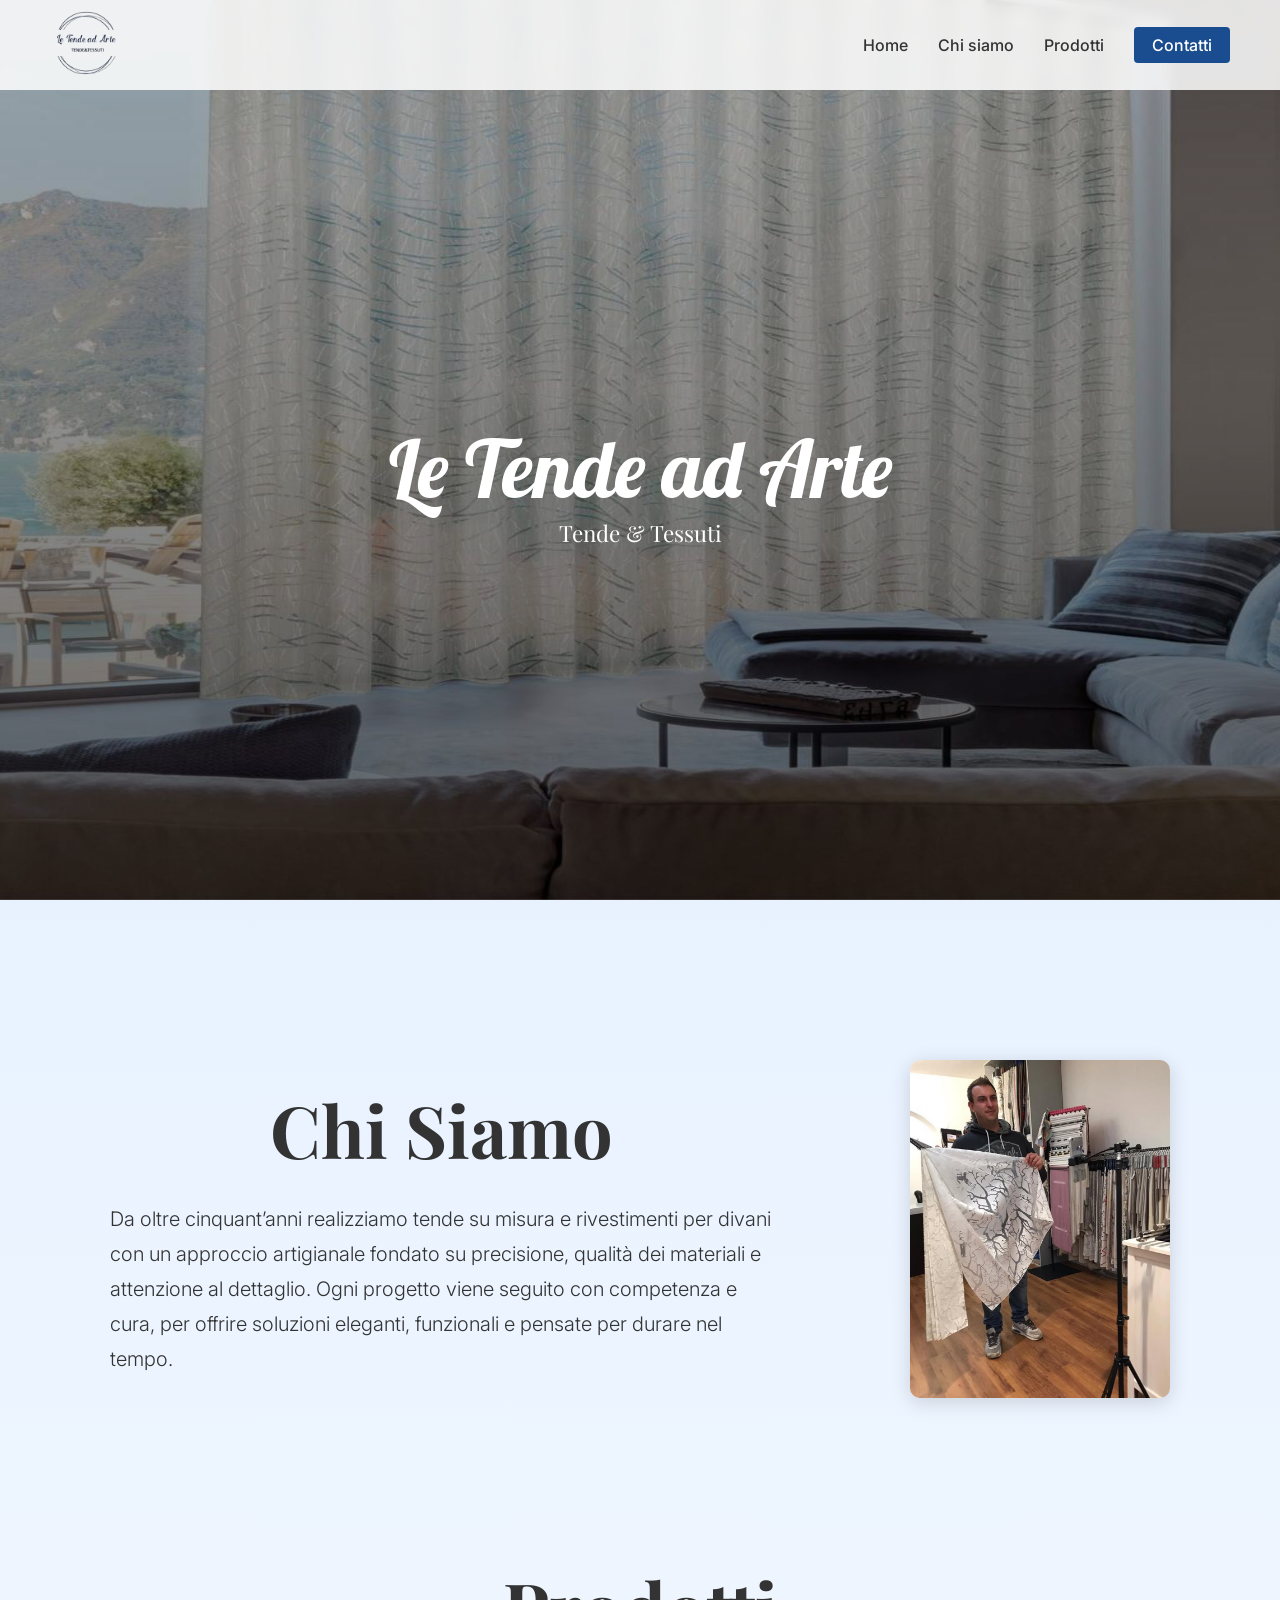
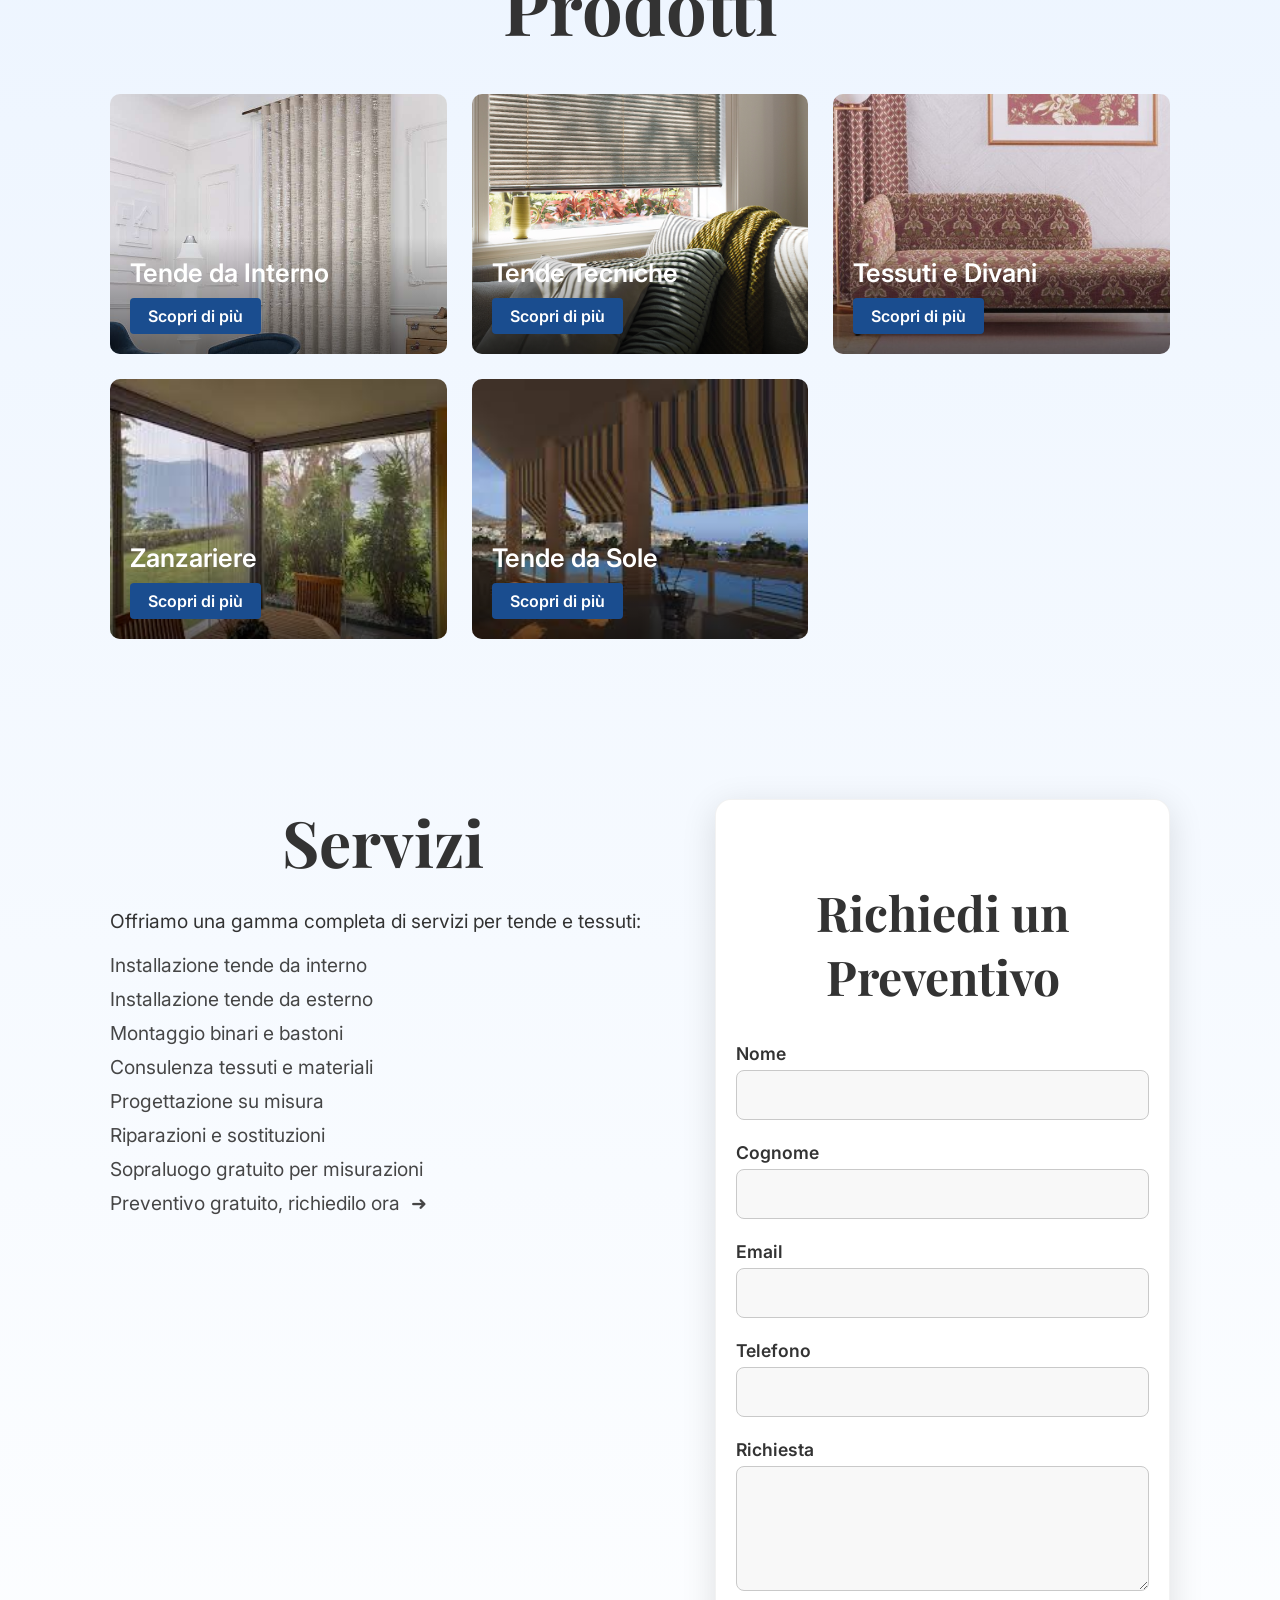
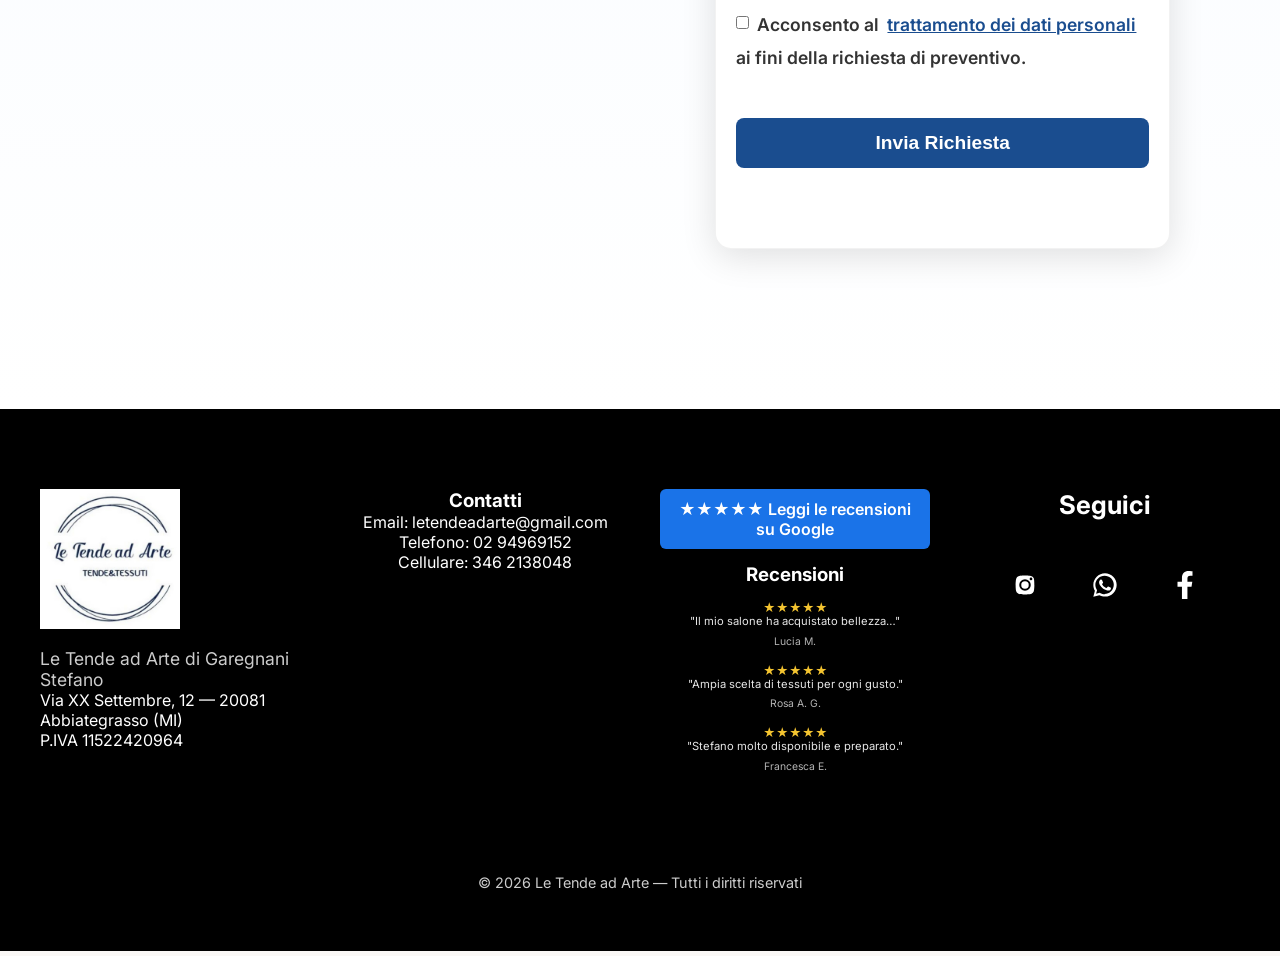
<file: index.html>
<!DOCTYPE html>
<html lang="it">
<head>
    <meta charset="UTF-8">
    <meta name="viewport" content="width=device-width, initial-scale=1.0">
    <title>Le Tende ad Arte</title>

    <link rel="icon" type="image/png" sizes="32x32" href="img/favicon-32.png">
    <link rel="apple-touch-icon" sizes="180x180" href="img/favicon-180.png">
     <link rel="stylesheet" href="style.css">
</head>

<!-- NAVBAR -->
<nav class="navbar">
    <a href="#home">
        <img src="img/logo.png" alt="Logo" class="nav-logo">
    </a> 

    <div class="hamburger" id="hamburger">
        <span></span>
        <span></span>
        <span></span>
    </div>

    <ul class="nav-menu" id="nav-menu">

        <li><a href="#home">Home</a></li>
        <li><a href="#chi-siamo">Chi siamo</a></li>

        <!-- DROPDOWN DESKTOP -->
        <li class="nav-item dropdown">
            <a class="nav-link" href="#prodotti">Prodotti</a>
            <ul class="dropdown-menu">
                <li><a href="prodotti/tende-interno.html">Tende da interno</a></li>
                <li><a href="prodotti/tende-sole.html">Tende da sole</a></li>
                <li><a href="prodotti/tende-tecniche.html">Tende tecniche</a></li>
                <li><a href="prodotti/tessuti-divani.html">Tessuti per divani</a></li>
                <li><a href="prodotti/zanzariere.html">Zanzariere</a></li>
            </ul>
        </li>

        <!-- DROPDOWN MOBILE -->
        <li class="mobile-dropdown">
            <button class="mobile-dropdown-toggle">Prodotti</button>
            <ul class="mobile-dropdown-menu">
                <li><a href="#prodotti">Vai alla sezione Prodotti</a></li>
                <li><a href="prodotti/tende-interno.html">Tende da interno</a></li>
                <li><a href="prodotti/tende-sole.html">Tende da sole</a></li>
                <li><a href="prodotti/tende-tecniche.html">Tende tecniche</a></li>
                <li><a href="prodotti/tessuti-divani.html">Tessuti per divani</a></li>
                <li><a href="prodotti/zanzariere.html">Zanzariere</a></li>
            </ul>
        </li>

        <li><a href="#contatti" class="cta-link">Contatti</a></li>

    </ul>
</nav>





    <!-- HERO -->
    <header class="hero" id="home">
        <div class="hero-content">
            <h1 class="titolo-brand">Le Tende ad Arte</h1>
            <p class="sottotitolo-brand">Tende & Tessuti</p>
        </div>
    </header>

    <!-- SEZIONE CENTRALE (sfumatura azzurro → bianco) -->
    <div class="sezione-centrale">
        

        <!-- CHI SIAMO -->
       <section class="chi-siamo" id="chi-siamo">
    <div class="chi-siamo-container">

        <div class="chi-siamo-testo">
            <h2>Chi Siamo</h2>
            <p>
                Da oltre cinquant’anni realizziamo tende su misura e rivestimenti per divani con un approccio artigianale fondato su precisione, qualità dei materiali e attenzione al dettaglio. Ogni progetto viene seguito con competenza e cura, per offrire soluzioni eleganti, funzionali e pensate per durare nel tempo.
            </p>
        </div>

        <div class="chi-siamo-foto">
            <img src="img/foto-chi-siamo.jpg" alt="Le Tende ad Arte">
        </div>

    </div>
</section>


        <!-- PRODOTTI -->
        <section class="servizi" id="prodotti">
    <h2>Prodotti</h2>

    <div class="servizi-grid">

        <div class="servizio servizio-bg" style="background-image: url('img/prodotti/tende-interno.jpg');">
            <div class="servizio-overlay">
                <h3>Tende da Interno</h3>
                <a href="prodotti/tende-interno.html" class="btn-scopri">Scopri di più</a>
            </div>
        </div>

        <div class="servizio servizio-bg" style="background-image: url('img/prodotti/tende-tecniche.jpg');">
            <div class="servizio-overlay">
                <h3>Tende Tecniche</h3>
                <a href="prodotti/tende-tecniche.html" class="btn-scopri">Scopri di più</a>
            </div>
        </div>

        <div class="servizio servizio-bg" style="background-image: url('img/prodotti/divani-tpa.jpg');">
            <div class="servizio-overlay">
                <h3>Tessuti e Divani</h3>
                <a href="prodotti/tessuti-divani.html" class="btn-scopri">Scopri di più</a>
            </div>
        </div>

        <div class="servizio servizio-bg" style="background-image: url('img/prodotti/zanzariere.jpg');">
            <div class="servizio-overlay">
                <h3>Zanzariere</h3>
                <a href="prodotti/zanzariere.html" class="btn-scopri">Scopri di più</a>
            </div>
        </div>

        <div class="servizio servizio-bg" style="background-image: url('img/prodotti/tende-sole.jpg');">
            <div class="servizio-overlay">
                <h3>Tende da Sole</h3>
                <a href="prodotti/tende-sole.html" class="btn-scopri">Scopri di più</a>
            </div>
        </div>

    </div>
</section>

<!-- SERVIZI E PREVENTIVO  -->
<section class="servizi">
    <div class="servizi-container">

        <!-- COLONNA SINISTRA: TESTO SERVIZI -->
        <div class="servizi-left">
            <h2>Servizi</h2>

            <p>Offriamo una gamma completa di servizi per tende e tessuti:</p>

            <ul>
                <li>Installazione tende da interno</li>
                <li>Installazione tende da esterno</li>
                <li>Montaggio binari e bastoni</li>
                <li>Consulenza tessuti e materiali</li>
                <li>Progettazione su misura</li>
                <li>Riparazioni e sostituzioni</li>
                <li>Sopraluogo gratuito per misurazioni</li>
                <li class="freccia-animata">
                    Preventivo gratuito, richiedilo ora
                   <span>➜</span>
                </li>

            </ul>
        </div>

        <!-- COLONNA DESTRA: PREVENTIVO (TUO CODICE ORIGINALE) -->
        <div class="servizi-right">
            <section class="preventivo" id="preventivo">
                <!-- QUI dentro rimane tutto il tuo codice originale -->
                <h2>Richiedi un Preventivo</h2>

                <form action="https://formsubmit.co/5badc1f73f619b1785aac68c10b5f6de" method="POST" class="form-preventivo">

                    <input type="hidden" name="_subject" value="Nuova richiesta preventivo dal sito">
                    <input type="hidden" name="_captcha" value="false">
                    <input type="hidden" name="_template" value="table">
                    <input type="hidden" name="_next" value="https://danypower00.github.io/LeTendeadArte/grazie.html">

                    <div class="campo">
                        <label>Nome</label>
                        <input type="text" name="nome" required>
                    </div>

                    <div class="campo">
                        <label>Cognome</label>
                        <input type="text" name="cognome" required>
                    </div>

                    <div class="campo">
                        <label>Email</label>
                        <input type="email" name="email" required>
                    </div>

                    <div class="campo">
                        <label>Telefono</label>
                        <input type="text" name="telefono">
                    </div>

                    <div class="campo">
                        <label>Richiesta</label>
                        <textarea name="messaggio" rows="5" required></textarea>
                    </div>

                    <div class="campo consenso-wrapper">
                        <label class="consenso">
                            <input type="checkbox" required>
                            Acconsento al <a href="privacy.html" class="link-privacy">trattamento dei dati personali</a> ai fini della richiesta di preventivo.
                        </label>
                    </div>

                    <button type="submit" class="btn btn-invia">Invia Richiesta</button>
                </form>
            </section>
        </div>

    </div>
</section>



</div> <!-- chiude la sezione-centrale -->

<section id="contatti" class="contatti">
<div class="contatti-container">

    <!-- COLONNA SINISTRA -->
    <div class="contatti-left">
        <img src="img/logo-c.png" alt="Logo" class="contatti-logo">
        <p class="ragione-sociale">Le Tende ad Arte di Garegnani Stefano</p>
        <p>Via XX Settembre, 12 — 20081 Abbiategrasso (MI)</p>
        <p>P.IVA 11522420964</p>
    </div>

    <!-- COLONNA CONTATTI -->
    <div class="contatti-center">
        <h3>Contatti</h3>
        <p>Email: <a href="mailto:letendeadarte@gmail.com">letendeadarte@gmail.com</a></p>
        <p>Telefono: <a href="tel:+390294969152">02 94969152</a></p>
        <p>Cellulare: <a href="tel:+393462138048">346 2138048</a></p>

        <div class="footer-map">
            <iframe 
                src="https://www.google.com/maps/embed?pb=!1m18!1m12!1m3!1d2793.381948598712!2d8.919650!3d45.398350!2m3!1f0!2f0!3f0!3m2!1i1024!2i768!4f13.1!3m3!1m2!1s0x4786e1c9b0e0b0c7%3A0x7b6c1f0e0e0e0e0e!2sVia%20XX%20Settembre%2C%2012%2C%2020081%20Abbiategrasso%20MI!5e0!3m2!1sit!2sit!4v0000000000000"
                width="100%" 
                height="140" 
                style="border:0;" 
                allowfullscreen="" 
                loading="lazy">
            </iframe>
        </div>
    </div>

    <!-- COLONNA RECENSIONI (TASTO GOOGLE + RECENSIONI) -->
    <div class="contatti-reviews">

        <!-- TASTO GOOGLE — STA QUI, IN CIMA -->
        <div class="google-reviews-btn">
            <a href="https://www.google.com/search?sa=X&sca_esv=6e72ffa629272dce&sxsrf=ANbL-n6zLW6PKfLHyeJ4b6BUkj38yCCU3A:1773485457716&q=Le+Tende+ad+Arte+Recensioni&rflfq=1&num=20&stick=H4sIAAAAAAAAAONgkxI2MjGyMDYzMDQ2NrQ0tTAxMjMz2MDI-IpR2idVISQ1LyVVITFFwbGoJFUhKDU5Na84Mz8vcxErPlkALM2RblYAAAA&rldimm=2428360133195842660&tbm=lcl&hl=it-IT&ved=2ahUKEwinwuKVnJ-TAxXoRf4FHY_nCKcQ9fQKegQIVxAG&biw=1707&bih=898&dpr=1.5#lkt=LocalPoiReviews" target="_blank">
                ★★★★★ Leggi le recensioni su Google
            </a>
        </div>

        <h3>Recensioni</h3>

        <div class="review">
            <div class="stars">★★★★★</div>
            <p>"Il mio salone ha acquistato bellezza…"</p>
            <span class="author">Lucia M.</span>
        </div>

        <div class="review">
            <div class="stars">★★★★★</div>
            <p>"Ampia scelta di tessuti per ogni gusto."</p>
            <span class="author">Rosa A. G.</span>
        </div>

        <div class="review">
            <div class="stars">★★★★★</div>
            <p>"Stefano molto disponibile e preparato."</p>
            <span class="author">Francesca E.</span>
        </div>
    </div>

    <!-- COLONNA DESTRA (SOCIAL) -->
    <div class="contatti-right">
        <h3>Seguici</h3>

        <div class="social-card">

            <!-- INSTAGRAM -->
                    <a class="social-link instagram" href="https://www.instagram.com/letendeadarte/" target="_blank" aria-label="Instagram">
                        <svg xmlns="http://www.w3.org/2000/svg" viewBox="0 0 448 512" fill="currentColor">
                             <path d="M224 202.66A53.34 53.34 0 1 0 277.34 256 53.38 53.38 0 0 0 224 202.66Zm124.71-41a54.34 54.34 0 0 0-30.62-30.62C296.77 122.66 224 122.66 224 122.66s-72.77 0-93.09 9.38a54.34 54.34 0 0 0-30.62 30.62C90.66 182.77 90.66 256 90.66 256s0 73.23 9.63 93.34a54.34 54.34 0 0 0 30.62 30.62C151.23 389.34 224 389.34 224 389.34s72.77 0 93.09-9.38a54.34 54.34 0 0 0 30.62-30.62C357.34 329.23 357.34 256 357.34 256s0-73.23-8.63-94.34ZM224 338a82 82 0 1 1 82-82 82 82 0 0 1-82 82Zm85.34-148.66a19.2 19.2 0 1 1 19.2-19.2 19.2 19.2 0 0 1-19.2 19.2Z"/>
                        </svg>

                    </a>

            <!-- WHATSAPP -->
            <a class="social-link whatsapp" href="https://wa.me/message/KPZQUWL32VDEO1" target="_blank" aria-label="WhatsApp">
                <svg viewBox="0 0 32 32" fill="currentColor" xmlns="http://www.w3.org/2000/svg">
                    <path d="M16.001 2.667c-7.364 0-13.334 5.97-13.334 
                    13.333 0 2.353.614 4.646 1.782 6.667L2.667 
                    29.333l6.889-1.729c1.938 1.06 4.13 1.626 
                    6.445 1.626h.001c7.364 0 13.333-5.97 
                    13.333-13.333 0-3.556-1.386-6.899-3.907-9.42-2.521-2.521-5.864-3.907-9.427-3.907zm0 
                    24c-2.021 0-3.979-.542-5.688-1.573l-.406-.241-4.083 
                    1.024 1.091-3.974-.265-.409c-1.091-1.682-1.666-3.625-1.666-5.659 
                    0-5.802 4.729-10.533 10.533-10.533 2.815 0 5.463 
                    1.096 7.457 3.083 1.99 1.99 3.083 4.641 3.083 
                    7.457 0 5.802-4.729 10.533-10.533 10.533zm6.146-7.854c-.333-.167-1.979-.979-2.286-1.091-.307-.114-.531-.167-.755.167-.224.333-.867 
                    1.091-1.063 1.317-.197.224-.39.25-.724.083-.333-.167-1.406-.518-2.677-1.651-.989-.883-1.657-1.973-1.853-2.307-.197-.333-.021-.513.146-.679.151-.151.333-.39.5-.583.167-.195.224-.333.333-.557.11-.224.055-.417-.028-.583-.083-.167-.755-1.823-1.036-2.495-.273-.656-.552-.568-.755-.568-.197 
                    0-.417-.028-.641-.028-.224 0-.583.083-.889.417-.307.333-1.167 
                    1.14-1.167 2.776 0 1.636 1.194 3.214 1.361 
                    3.438.167.224 2.351 3.59 5.698 5.042.797.344 1.417.55 
                    1.901.703.797.254 1.521.218 2.094.132.64-.095 
                    1.979-.808 2.259-1.588.281-.78.281-1.448.197-1.588-.083-.14-.307-.224-.64-.39z"/>
                </svg>
            </a>

            <!-- FACEBOOK -->
            <a class="social-link facebook" href="https://www.facebook.com/tendeadarte/?locale=it_IT" target="_blank" aria-label="Facebook">
                <svg viewBox="0 0 320 512" fill="currentColor" xmlns="http://www.w3.org/2000/svg">
                    <path d="M279.14 288l14.22-92.66h-88.91v-60.13c0-25.35 
                    12.42-50.06 52.24-50.06h40.42V6.26S260.43 0 
                    225.36 0c-73.22 0-121.08 44.38-121.08 
                    124.72v70.62H22.89V288h81.39v224h100.17V288z"/>
                </svg>
            </a>

        </div>
    </div>

</div>

<div class="copyright">
    © 2026 Le Tende ad Arte — Tutti i diritti riservati
</div>
</section>


<button id="backToTop" class="back-to-top">↑</button>

    <!-- NAVBAR SCROLL -->
<script>
    const hamburger = document.getElementById("hamburger");
    const menu = document.getElementById("nav-menu");

    // Apertura/chiusura hamburger
    hamburger.addEventListener("click", () => {
        hamburger.classList.toggle("active");
        menu.classList.toggle("open");
    });

    // Apertura/chiusura dropdown mobile
    document.querySelectorAll('.mobile-dropdown-toggle').forEach(btn => {
        btn.addEventListener('click', () => {
            btn.classList.toggle('active');
        });
    });
</script>

<script>
  const backToTop = document.getElementById("backToTop");

  window.addEventListener("scroll", () => {
    if (window.scrollY > 100) {
      backToTop.classList.add("show");
    } else {
      backToTop.classList.remove("show");
    }
  });

  backToTop.addEventListener("click", () => {
    window.scrollTo({
      top: 0,
      behavior: "smooth"
    });
  });
</script>


</body>
</html>
</file>
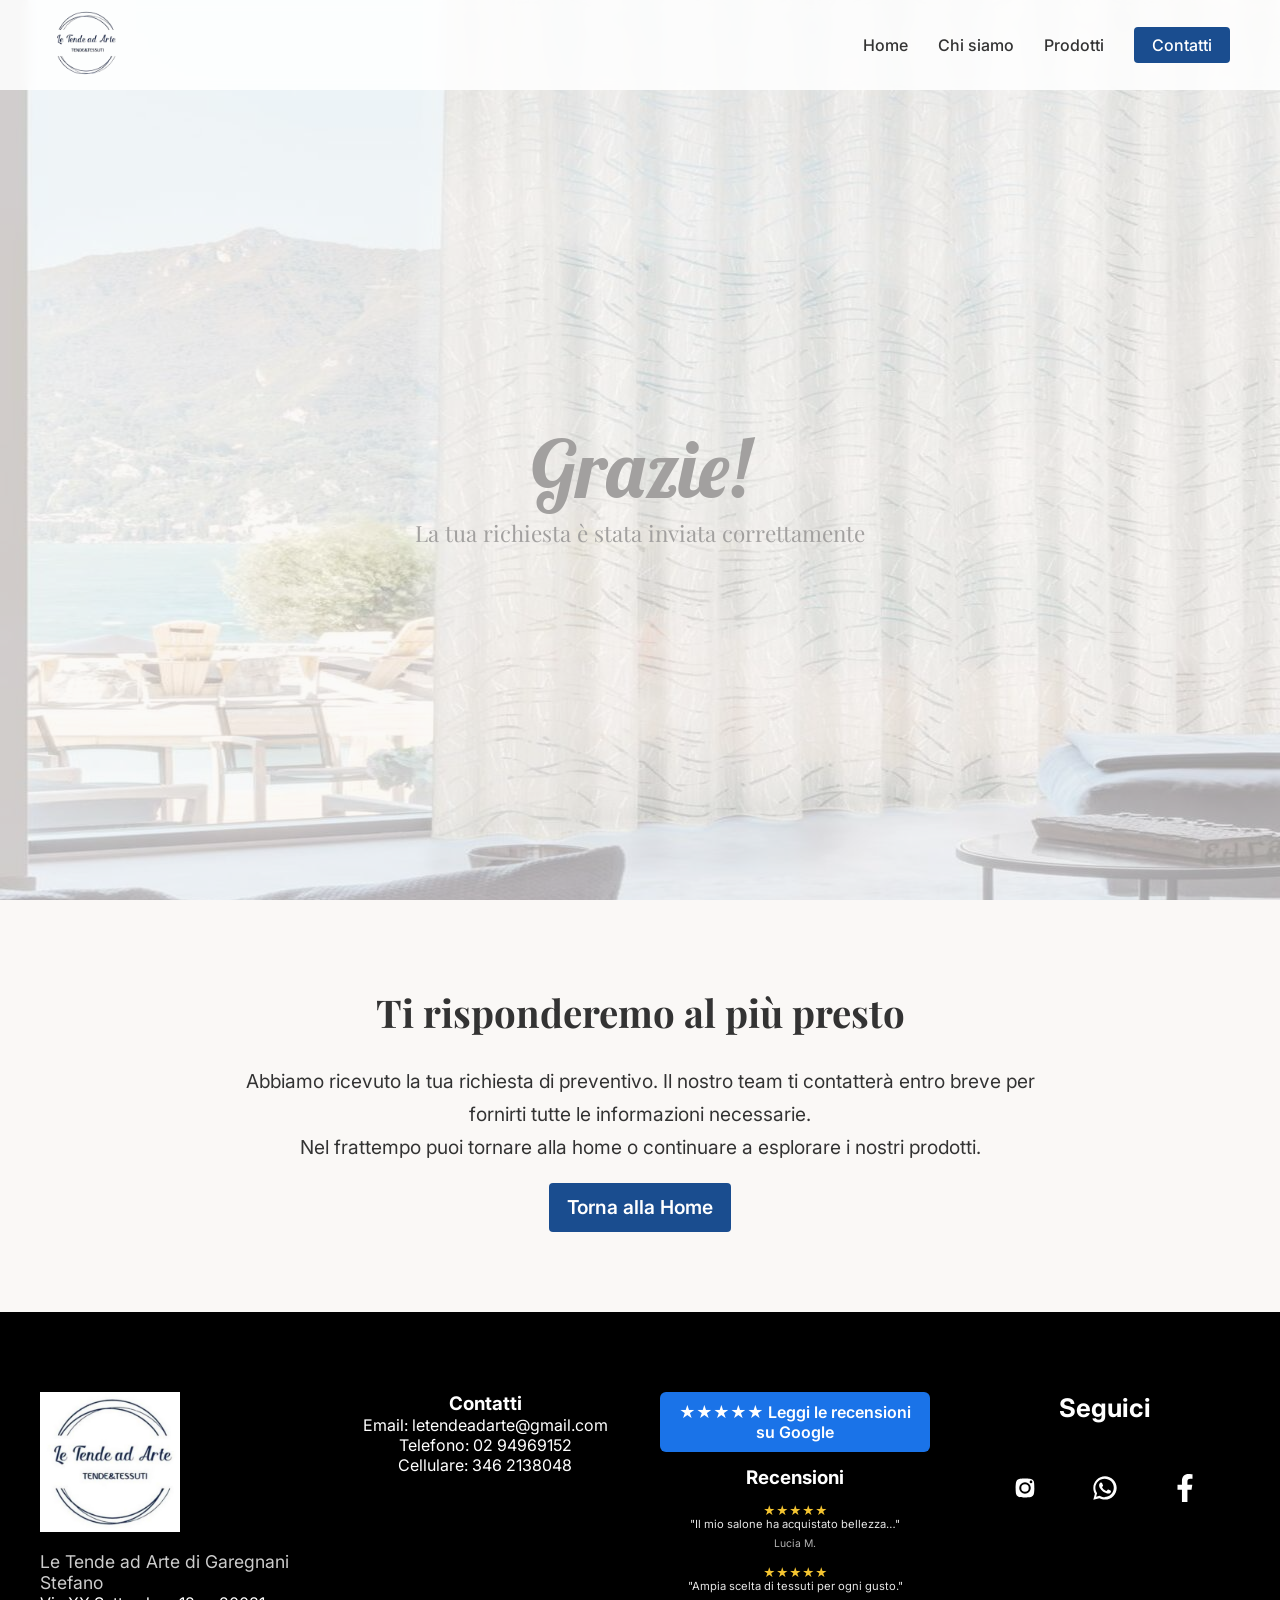
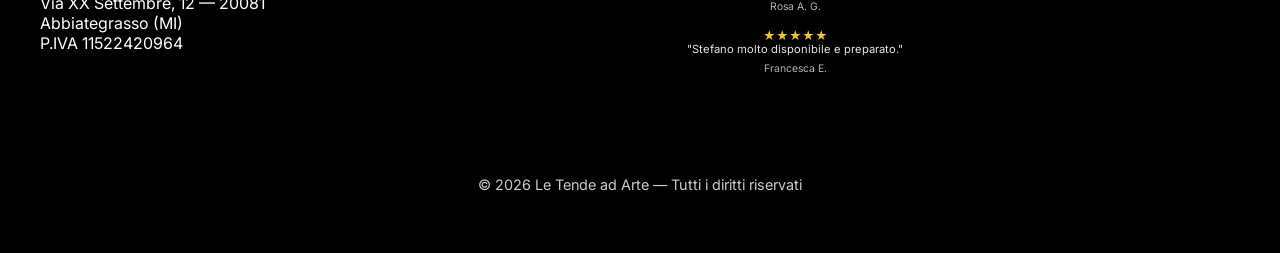
<file: grazie.html>
<!DOCTYPE html>
<html lang="it">
<head>
    <meta charset="UTF-8">
    <meta name="viewport" content="width=device-width, initial-scale=1.0">
    <title>Grazie - Le Tende ad Arte</title>
    <link rel="icon" type="image/png" sizes="32x32" href="img/favicon-32.png">
    <link rel="apple-touch-icon" sizes="180x180" href="img/favicon-180.png">
    <link rel="stylesheet" href="style.css">
</head>
<body>

    
 <!-- NAVBAR -->
<nav class="navbar">
    <a href="index.html#home">
        <img src="img/logo.png" alt="Logo" class="nav-logo">
    </a>

    <!-- HAMBURGER -->
    <div class="hamburger" id="hamburger">
        <span></span>
        <span></span>
        <span></span>
    </div>

    <!-- MENU DESKTOP + MOBILE -->
    <ul class="nav-menu" id="nav-menu">

        <li><a href="index.html#home">Home</a></li>

        <li><a href="index.html#chi-siamo">Chi siamo</a></li>

        <!-- DROPDOWN DESKTOP -->
        <li class="nav-item dropdown">
            <a class="nav-link" href="index.html#prodotti">Prodotti</a>
            <ul class="dropdown-menu">
                <li><a href="prodotti/tende-interno.html">Tende da interno</a></li>
                <li><a href="prodotti/tende-sole.html">Tende da sole</a></li>
                <li><a href="prodotti/tende-tecniche.html">Tende tecniche</a></li>
                <li><a href="prodotti/tessuti-divani.html">Tessuti per divani</a></li>
                <li><a href="prodotti/zanzariere.html">Zanzariere</a></li>
            </ul>
        </li>

        <!-- DROPDOWN MOBILE -->
        <li class="mobile-dropdown">
            <button class="mobile-dropdown-toggle">Prodotti</button>
            <ul class="mobile-dropdown-menu">
                <li><a href="index.html#prodotti">Vai alla sezione Prodotti</a></li>
                <li><a href="prodotti/tende-interno.html">Tende da interno</a></li>
                <li><a href="prodotti/tende-sole.html">Tende da sole</a></li>
                <li><a href="prodotti/tende-tecniche.html">Tende tecniche</a></li>
                <li><a href="prodotti/tessuti-divani.html">Tessuti per divani</a></li>
                <li><a href="prodotti/zanzariere.html">Zanzariere</a></li>
            </ul>
        </li>

        <li><a href="index.html#contatti" class="cta-link">Contatti</a></li>

    </ul>
</nav>



    <!-- HERO -->
    <header class="hero hero-dark-text" style="background-image: url('img/hero.jpg'); opacity: 0.35;">
        <div>
            <h1 class="titolo-brand">Grazie!</h1>
            <p class="sottotitolo-brand">La tua richiesta è stata inviata correttamente</p>
        </div>
    </header>

    <!-- SEZIONE GRAZIE -->
    <section class="prodotto-dettaglio">
        <div class="prodotto-container" style="flex-direction: column; gap: 20px; text-align: center;">

            <div class="prodotto-testo" style="max-width: 800px; margin: auto;">
                <h2>Ti risponderemo al più presto</h2>

                <p>
                    Abbiamo ricevuto la tua richiesta di preventivo.  
                    Il nostro team ti contatterà entro breve per fornirti tutte le informazioni necessarie.
                </p>

                <p>
                    Nel frattempo puoi tornare alla home o continuare a esplorare i nostri prodotti.
                </p>

                <a href="index.html" class="btn-scopri" style="margin-top: 20px;">Torna alla Home</a>
            </div>

        </div>
    </section>

<section id="contatti" class="contatti">
<div class="contatti-container">

    <!-- COLONNA SINISTRA -->
    <div class="contatti-left">
        <img src="img/logo-c.png" alt="Logo" class="contatti-logo">
        <p class="ragione-sociale">Le Tende ad Arte di Garegnani Stefano</p>
        <p>Via XX Settembre, 12 — 20081 Abbiategrasso (MI)</p>
        <p>P.IVA 11522420964</p>
    </div>

    <!-- COLONNA CONTATTI -->
    <div class="contatti-center">
        <h3>Contatti</h3>
        <p>Email: <a href="mailto:letendeadarte@gmail.com">letendeadarte@gmail.com</a></p>
        <p>Telefono: <a href="tel:+390294969152">02 94969152</a></p>
        <p>Cellulare: <a href="tel:+393462138048">346 2138048</a></p>

        <div class="footer-map">
            <iframe 
                src="https://www.google.com/maps/embed?pb=!1m18!1m12!1m3!1d2793.381948598712!2d8.919650!3d45.398350!2m3!1f0!2f0!3f0!3m2!1i1024!2i768!4f13.1!3m3!1m2!1s0x4786e1c9b0e0b0c7%3A0x7b6c1f0e0e0e0e0e!2sVia%20XX%20Settembre%2C%2012%2C%2020081%20Abbiategrasso%20MI!5e0!3m2!1sit!2sit!4v0000000000000"
                width="100%" 
                height="140" 
                style="border:0;" 
                allowfullscreen="" 
                loading="lazy">
            </iframe>
        </div>
    </div>

    <!-- COLONNA RECENSIONI -->
    <div class="contatti-reviews">

        <!-- TASTO GOOGLE -->
        <div class="google-reviews-btn">
            <a href="https://www.google.com/search?sa=X&sca_esv=6e72ffa629272dce&sxsrf=ANbL-n6zLW6PKfLHyeJ4b6BUkj38yCCU3A:1773485457716&q=Le+Tende+ad+Arte+Recensioni&rflfq=1&num=20&stick=H4sIAAAAAAAAAONgkxI2MjGyMDYzMDQ2NrQ0tTAxMjMz2MDI-IpR2idVISQ1LyVVITFFwbGoJFUhKDU5Na84Mz8vcxErPlkALM2RblYAAAA&rldimm=2428360133195842660&tbm=lcl&hl=it-IT&ved=2ahUKEwinwuKVnJ-TAxXoRf4FHY_nCKcQ9fQKegQIVxAG&biw=1707&bih=898&dpr=1.5#lkt=LocalPoiReviews" target="_blank">
                ★★★★★ Leggi le recensioni su Google
            </a>
        </div>

        <h3>Recensioni</h3>

        <div class="review">
            <div class="stars">★★★★★</div>
            <p>"Il mio salone ha acquistato bellezza…"</p>
            <span class="author">Lucia M.</span>
        </div>

        <div class="review">
            <div class="stars">★★★★★</div>
            <p>"Ampia scelta di tessuti per ogni gusto."</p>
            <span class="author">Rosa A. G.</span>
        </div>

        <div class="review">
            <div class="stars">★★★★★</div>
            <p>"Stefano molto disponibile e preparato."</p>
            <span class="author">Francesca E.</span>
        </div>
    </div>

    <!-- COLONNA DESTRA (SOCIAL) -->
    <div class="contatti-right">
        <h3>Seguici</h3>

        <div class="social-card">

            <!-- INSTAGRAM -->
                    <a class="social-link instagram" href="https://www.instagram.com/letendeadarte/" target="_blank" aria-label="Instagram">
                        <svg xmlns="http://www.w3.org/2000/svg" viewBox="0 0 448 512" fill="currentColor">
                             <path d="M224 202.66A53.34 53.34 0 1 0 277.34 256 53.38 53.38 0 0 0 224 202.66Zm124.71-41a54.34 54.34 0 0 0-30.62-30.62C296.77 122.66 224 122.66 224 122.66s-72.77 0-93.09 9.38a54.34 54.34 0 0 0-30.62 30.62C90.66 182.77 90.66 256 90.66 256s0 73.23 9.63 93.34a54.34 54.34 0 0 0 30.62 30.62C151.23 389.34 224 389.34 224 389.34s72.77 0 93.09-9.38a54.34 54.34 0 0 0 30.62-30.62C357.34 329.23 357.34 256 357.34 256s0-73.23-8.63-94.34ZM224 338a82 82 0 1 1 82-82 82 82 0 0 1-82 82Zm85.34-148.66a19.2 19.2 0 1 1 19.2-19.2 19.2 19.2 0 0 1-19.2 19.2Z"/>
                        </svg>

                    </a>

            <!-- WHATSAPP -->
            <a class="social-link whatsapp" href="https://wa.me/message/KPZQUWL32VDEO1" target="_blank" aria-label="WhatsApp">
                <svg viewBox="0 0 32 32" fill="currentColor" xmlns="http://www.w3.org/2000/svg">
                    <path d="M16.001 2.667c-7.364 0-13.334 5.97-13.334 
                    13.333 0 2.353.614 4.646 1.782 6.667L2.667 
                    29.333l6.889-1.729c1.938 1.06 4.13 1.626 
                    6.445 1.626h.001c7.364 0 13.333-5.97 
                    13.333-13.333 0-3.556-1.386-6.899-3.907-9.42-2.521-2.521-5.864-3.907-9.427-3.907zm0 
                    24c-2.021 0-3.979-.542-5.688-1.573l-.406-.241-4.083 
                    1.024 1.091-3.974-.265-.409c-1.091-1.682-1.666-3.625-1.666-5.659 
                    0-5.802 4.729-10.533 10.533-10.533 2.815 0 5.463 
                    1.096 7.457 3.083 1.99 1.99 3.083 4.641 3.083 
                    7.457 0 5.802-4.729 10.533-10.533 10.533zm6.146-7.854c-.333-.167-1.979-.979-2.286-1.091-.307-.114-.531-.167-.755.167-.224.333-.867 
                    1.091-1.063 1.317-.197.224-.39.25-.724.083-.333-.167-1.406-.518-2.677-1.651-.989-.883-1.657-1.973-1.853-2.307-.197-.333-.021-.513.146-.679.151-.151.333-.39.5-.583.167-.195.224-.333.333-.557.11-.224.055-.417-.028-.583-.083-.167-.755-1.823-1.036-2.495-.273-.656-.552-.568-.755-.568-.197 
                    0-.417-.028-.641-.028-.224 0-.583.083-.889.417-.307.333-1.167 
                    1.14-1.167 2.776 0 1.636 1.194 3.214 1.361 
                    3.438.167.224 2.351 3.59 5.698 5.042.797.344 1.417.55 
                    1.901.703.797.254 1.521.218 2.094.132.64-.095 
                    1.979-.808 2.259-1.588.281-.78.281-1.448.197-1.588-.083-.14-.307-.224-.64-.39z"/>
                </svg>
            </a>

            <!-- FACEBOOK -->
            <a class="social-link facebook" href="https://www.facebook.com/tendeadarte/?locale=it_IT" target="_blank" aria-label="Facebook">
                <svg viewBox="0 0 320 512" fill="currentColor" xmlns="http://www.w3.org/2000/svg">
                    <path d="M279.14 288l14.22-92.66h-88.91v-60.13c0-25.35 
                    12.42-50.06 52.24-50.06h40.42V6.26S260.43 0 
                    225.36 0c-73.22 0-121.08 44.38-121.08 
                    124.72v70.62H22.89V288h81.39v224h100.17V288z"/>
                </svg>
            </a>

        </div>
    </div>

</div>

<div class="copyright">
    © 2026 Le Tende ad Arte — Tutti i diritti riservati
</div>

</section>


<button id="backToTop" class="back-to-top">↑</button>



    <!-- SCRIPT HAMBURGER -->
    <script>
        const hamburger = document.getElementById("hamburger");
        const menu = document.getElementById("nav-menu");

        hamburger.addEventListener("click", () => {
            hamburger.classList.toggle("active");
            menu.classList.toggle("open");
        });
    </script>

    <script>

  const backToTop = document.getElementById("backToTop");

  window.addEventListener("scroll", () => {
    if (window.scrollY > 300) {
      backToTop.classList.add("show");
    } else {
      backToTop.classList.remove("show");
    }
  });

    // Apertura/chiusura dropdown mobile
    document.querySelectorAll('.mobile-dropdown-toggle').forEach(btn => {
        btn.addEventListener('click', () => {
            btn.classList.toggle('active');
        });
    });


  backToTop.addEventListener("click", () => {
    window.scrollTo({
      top: 0,
      behavior: "smooth"
    });
  });
</script>

</body>
</html>
</file>
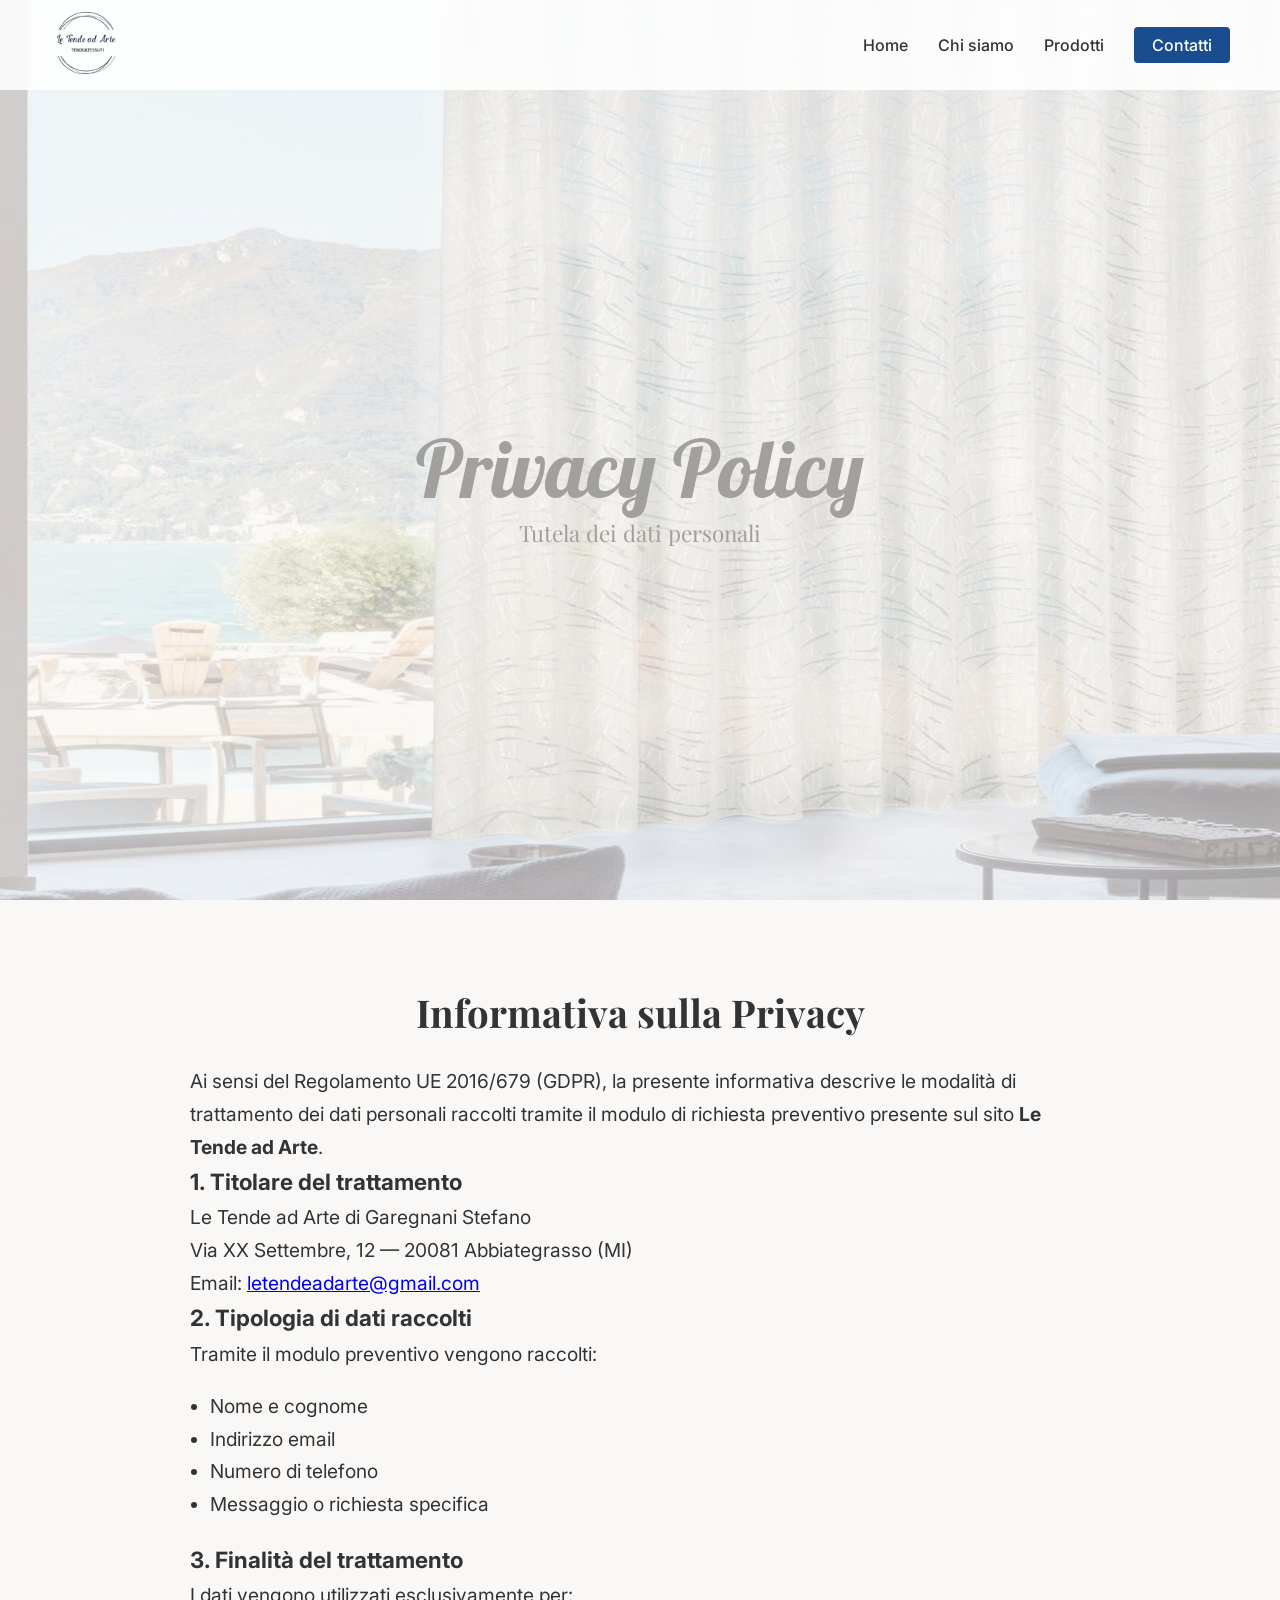
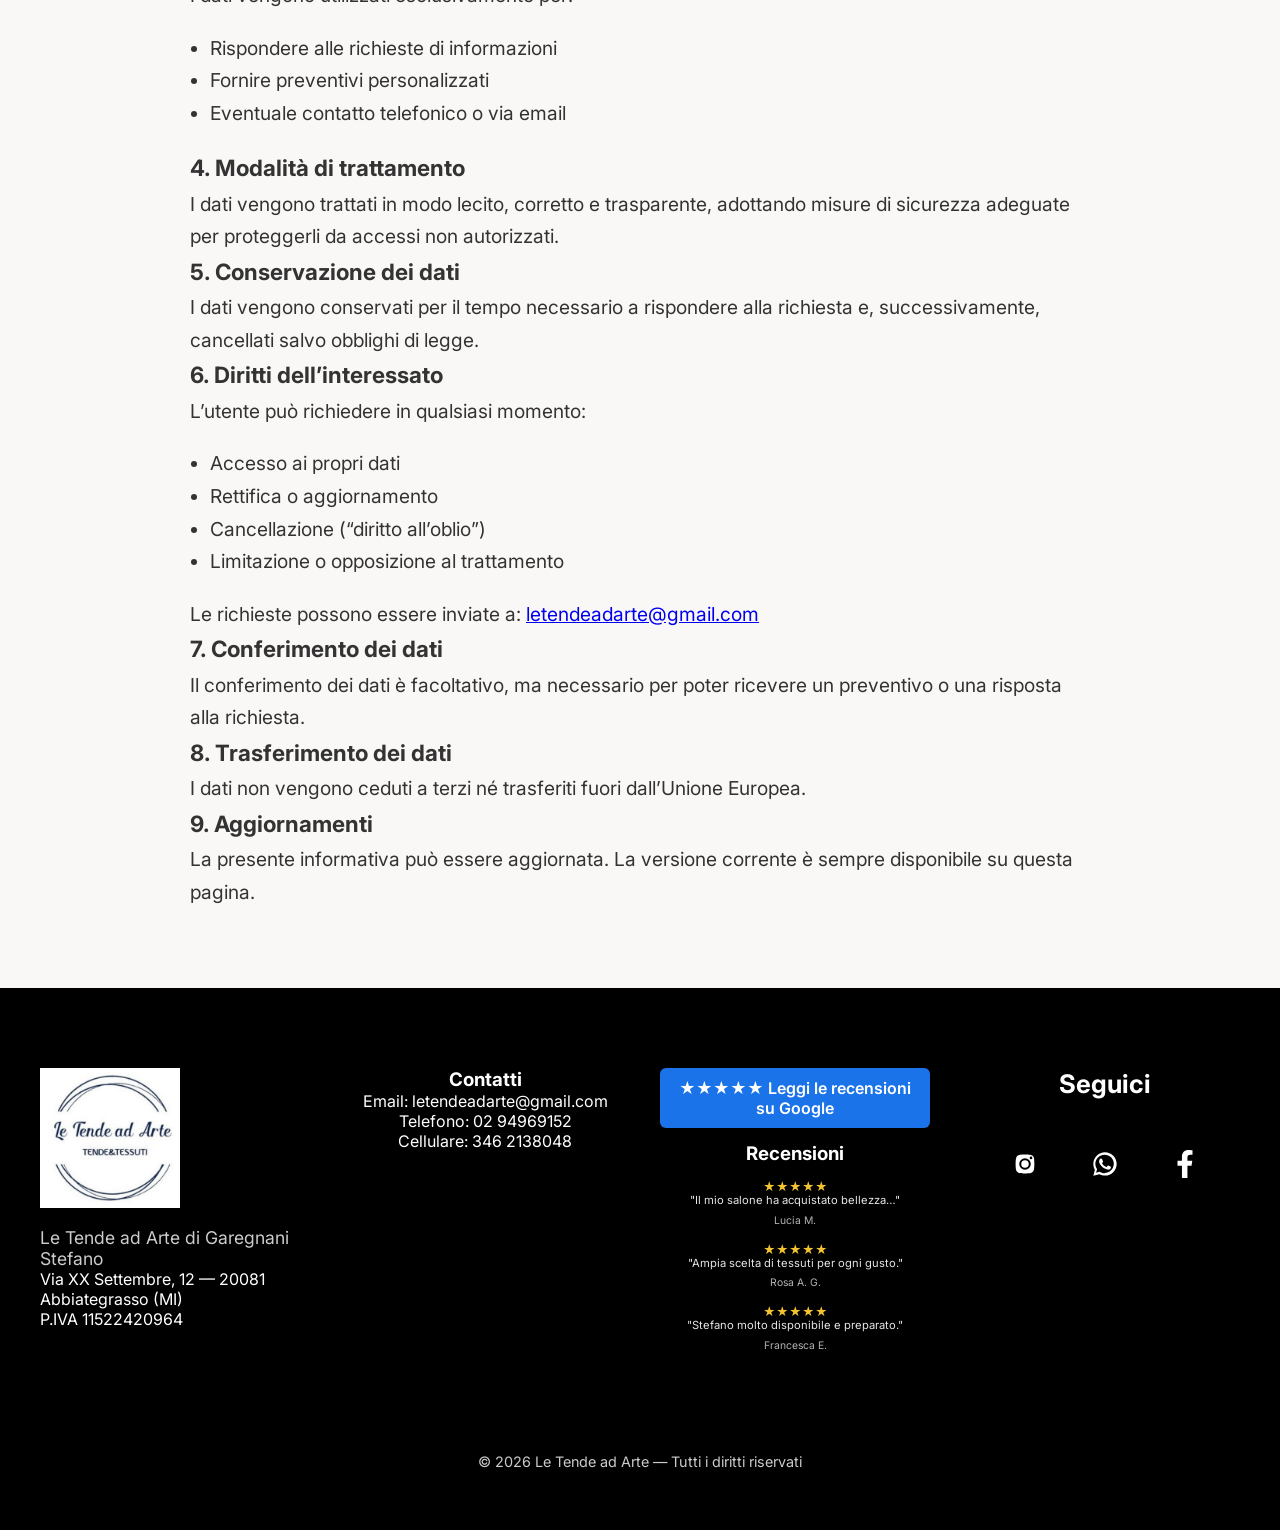
<file: privacy.html>
<!DOCTYPE html>
<html lang="it">
<head>
    <meta charset="UTF-8">
    <meta name="viewport" content="width=device-width, initial-scale=1.0">
    <title>Privacy Policy - Le Tende ad Arte</title>
   <link rel="icon" type="image/png" sizes="32x32" href="img/favicon-32.png">
    <link rel="apple-touch-icon" sizes="180x180" href="img/favicon-180.png">
    <link rel="stylesheet" href="style.css">
</head>
<body>

<!-- NAVBAR -->
<nav class="navbar">
    <a href="index.html#home">
        <img src="img/logo.png" alt="Logo" class="nav-logo">
    </a>

    <!-- HAMBURGER -->
    <div class="hamburger" id="hamburger">
        <span></span>
        <span></span>
        <span></span>
    </div>

    <!-- MENU DESKTOP + MOBILE -->
    <ul class="nav-menu" id="nav-menu">

        <li><a href="index.html#home">Home</a></li>

        <li><a href="index.html#chi-siamo">Chi siamo</a></li>

        <!-- DROPDOWN DESKTOP -->
        <li class="nav-item dropdown">
            <a class="nav-link" href="index.html#prodotti">Prodotti</a>
            <ul class="dropdown-menu">
                <li><a href="prodotti/tende-interno.html">Tende da interno</a></li>
                <li><a href="prodotti/tende-sole.html">Tende da sole</a></li>
                <li><a href="prodotti/tende-tecniche.html">Tende tecniche</a></li>
                <li><a href="prodotti/tessuti-divani.html">Tessuti per divani</a></li>
                <li><a href="prodotti/zanzariere.html">Zanzariere</a></li>
            </ul>
        </li>

        <!-- DROPDOWN MOBILE -->
        <li class="mobile-dropdown">
            <button class="mobile-dropdown-toggle">Prodotti</button>
            <ul class="mobile-dropdown-menu">
                <li><a href="index.html#prodotti">Vai alla sezione Prodotti</a></li>
                <li><a href="prodotti/tende-interno.html">Tende da interno</a></li>
                <li><a href="prodotti/tende-sole.html">Tende da sole</a></li>
                <li><a href="prodotti/tende-tecniche.html">Tende tecniche</a></li>
                <li><a href="prodotti/tessuti-divani.html">Tessuti per divani</a></li>
                <li><a href="prodotti/zanzariere.html">Zanzariere</a></li>
            </ul>
        </li>

        <li><a href="index.html#contatti" class="cta-link">Contatti</a></li>

    </ul>
</nav>



    <!-- HERO -->
    <header class="hero hero-dark-text" style="background-image: url('img/hero.jpg'); opacity: 0.35;">
        <div>
            <h1 class="titolo-brand">Privacy Policy</h1>
            <p class="sottotitolo-brand">Tutela dei dati personali</p>
        </div>
    </header>

    <!-- SEZIONE PRIVACY -->
    <section class="prodotto-dettaglio">
        <div class="prodotto-container" style="flex-direction: column; gap: 20px;">

            <div class="prodotto-testo" style="max-width: 900px; margin: auto;">
                <h2>Informativa sulla Privacy</h2>

                <p>
                    Ai sensi del Regolamento UE 2016/679 (GDPR), la presente informativa descrive le modalità
                    di trattamento dei dati personali raccolti tramite il modulo di richiesta preventivo
                    presente sul sito <strong>Le Tende ad Arte</strong>.
                </p>

                <h3>1. Titolare del trattamento</h3>
                <p>
                    Le Tende ad Arte di Garegnani Stefano<br>
                    Via XX Settembre, 12 — 20081 Abbiategrasso (MI)<br>
                    Email: <a href="mailto:letendeadarte@gmail.com">letendeadarte@gmail.com</a>
                </p>

                <h3>2. Tipologia di dati raccolti</h3>
                <p>Tramite il modulo preventivo vengono raccolti:</p>
                <ul>
                    <li>Nome e cognome</li>
                    <li>Indirizzo email</li>
                    <li>Numero di telefono</li>
                    <li>Messaggio o richiesta specifica</li>
                </ul>

                <h3>3. Finalità del trattamento</h3>
                <p>I dati vengono utilizzati esclusivamente per:</p>
                <ul>
                    <li>Rispondere alle richieste di informazioni</li>
                    <li>Fornire preventivi personalizzati</li>
                    <li>Eventuale contatto telefonico o via email</li>
                </ul>

                <h3>4. Modalità di trattamento</h3>
                <p>
                    I dati vengono trattati in modo lecito, corretto e trasparente, adottando misure di
                    sicurezza adeguate per proteggerli da accessi non autorizzati.
                </p>

                <h3>5. Conservazione dei dati</h3>
                <p>
                    I dati vengono conservati per il tempo necessario a rispondere alla richiesta e,
                    successivamente, cancellati salvo obblighi di legge.
                </p>

                <h3>6. Diritti dell’interessato</h3>
                <p>L’utente può richiedere in qualsiasi momento:</p>
                <ul>
                    <li>Accesso ai propri dati</li>
                    <li>Rettifica o aggiornamento</li>
                    <li>Cancellazione (“diritto all’oblio”)</li>
                    <li>Limitazione o opposizione al trattamento</li>
                </ul>

                <p>
                    Le richieste possono essere inviate a:
                    <a href="mailto:letendeadarte@gmail.com">letendeadarte@gmail.com</a>
                </p>

                <h3>7. Conferimento dei dati</h3>
                <p>
                    Il conferimento dei dati è facoltativo, ma necessario per poter ricevere un preventivo
                    o una risposta alla richiesta.
                </p>

                <h3>8. Trasferimento dei dati</h3>
                <p>
                    I dati non vengono ceduti a terzi né trasferiti fuori dall’Unione Europea.
                </p>

                <h3>9. Aggiornamenti</h3>
                <p>
                    La presente informativa può essere aggiornata. La versione corrente è sempre disponibile
                    su questa pagina.
                </p>

            </div>

        </div>
    </section>

    <section id="contatti" class="contatti">
<div class="contatti-container">

    <!-- COLONNA SINISTRA -->
    <div class="contatti-left">
        <img src="img/logo-c.png" alt="Logo" class="contatti-logo">
        <p class="ragione-sociale">Le Tende ad Arte di Garegnani Stefano</p>
        <p>Via XX Settembre, 12 — 20081 Abbiategrasso (MI)</p>
        <p>P.IVA 11522420964</p>
    </div>

    <!-- COLONNA CONTATTI -->
    <div class="contatti-center">
        <h3>Contatti</h3>
        <p>Email: <a href="mailto:letendeadarte@gmail.com">letendeadarte@gmail.com</a></p>
        <p>Telefono: <a href="tel:+390294969152">02 94969152</a></p>
        <p>Cellulare: <a href="tel:+393462138048">346 2138048</a></p>

        <div class="footer-map">
            <iframe 
                src="https://www.google.com/maps/embed?pb=!1m18!1m12!1m3!1d2793.381948598712!2d8.919650!3d45.398350!2m3!1f0!2f0!3f0!3m2!1i1024!2i768!4f13.1!3m3!1m2!1s0x4786e1c9b0e0b0c7%3A0x7b6c1f0e0e0e0e0e!2sVia%20XX%20Settembre%2C%2012%2C%2020081%20Abbiategrasso%20MI!5e0!3m2!1sit!2sit!4v0000000000000"
                width="100%" 
                height="140" 
                style="border:0;" 
                allowfullscreen="" 
                loading="lazy">
            </iframe>
        </div>
    </div>

    <!-- COLONNA RECENSIONI -->
    <div class="contatti-reviews">

        <!-- TASTO GOOGLE -->
        <div class="google-reviews-btn">
            <a href="https://www.google.com/search?sa=X&sca_esv=6e72ffa629272dce&sxsrf=ANbL-n6zLW6PKfLHyeJ4b6BUkj38yCCU3A:1773485457716&q=Le+Tende+ad+Arte+Recensioni&rflfq=1&num=20&stick=H4sIAAAAAAAAAONgkxI2MjGyMDYzMDQ2NrQ0tTAxMjMz2MDI-IpR2idVISQ1LyVVITFFwbGoJFUhKDU5Na84Mz8vcxErPlkALM2RblYAAAA&rldimm=2428360133195842660&tbm=lcl&hl=it-IT&ved=2ahUKEwinwuKVnJ-TAxXoRf4FHY_nCKcQ9fQKegQIVxAG&biw=1707&bih=898&dpr=1.5#lkt=LocalPoiReviews" target="_blank">
                ★★★★★ Leggi le recensioni su Google
            </a>
        </div>

        <h3>Recensioni</h3>

        <div class="review">
            <div class="stars">★★★★★</div>
            <p>"Il mio salone ha acquistato bellezza…"</p>
            <span class="author">Lucia M.</span>
        </div>

        <div class="review">
            <div class="stars">★★★★★</div>
            <p>"Ampia scelta di tessuti per ogni gusto."</p>
            <span class="author">Rosa A. G.</span>
        </div>

        <div class="review">
            <div class="stars">★★★★★</div>
            <p>"Stefano molto disponibile e preparato."</p>
            <span class="author">Francesca E.</span>
        </div>
    </div>

    <!-- COLONNA DESTRA (SOCIAL) -->
    <div class="contatti-right">
        <h3>Seguici</h3>

        <div class="social-card">

           <!-- INSTAGRAM -->
                    <a class="social-link instagram" href="https://www.instagram.com/letendeadarte/" target="_blank" aria-label="Instagram">
                        <svg xmlns="http://www.w3.org/2000/svg" viewBox="0 0 448 512" fill="currentColor">
                             <path d="M224 202.66A53.34 53.34 0 1 0 277.34 256 53.38 53.38 0 0 0 224 202.66Zm124.71-41a54.34 54.34 0 0 0-30.62-30.62C296.77 122.66 224 122.66 224 122.66s-72.77 0-93.09 9.38a54.34 54.34 0 0 0-30.62 30.62C90.66 182.77 90.66 256 90.66 256s0 73.23 9.63 93.34a54.34 54.34 0 0 0 30.62 30.62C151.23 389.34 224 389.34 224 389.34s72.77 0 93.09-9.38a54.34 54.34 0 0 0 30.62-30.62C357.34 329.23 357.34 256 357.34 256s0-73.23-8.63-94.34ZM224 338a82 82 0 1 1 82-82 82 82 0 0 1-82 82Zm85.34-148.66a19.2 19.2 0 1 1 19.2-19.2 19.2 19.2 0 0 1-19.2 19.2Z"/>
                        </svg>

                    </a>

            <!-- WHATSAPP -->
            <a class="social-link whatsapp" href="https://wa.me/message/KPZQUWL32VDEO1" target="_blank" aria-label="WhatsApp">
                <svg viewBox="0 0 32 32" fill="currentColor" xmlns="http://www.w3.org/2000/svg">
                    <path d="M16.001 2.667c-7.364 0-13.334 5.97-13.334 
                    13.333 0 2.353.614 4.646 1.782 6.667L2.667 
                    29.333l6.889-1.729c1.938 1.06 4.13 1.626 
                    6.445 1.626h.001c7.364 0 13.333-5.97 
                    13.333-13.333 0-3.556-1.386-6.899-3.907-9.42-2.521-2.521-5.864-3.907-9.427-3.907zm0 
                    24c-2.021 0-3.979-.542-5.688-1.573l-.406-.241-4.083 
                    1.024 1.091-3.974-.265-.409c-1.091-1.682-1.666-3.625-1.666-5.659 
                    0-5.802 4.729-10.533 10.533-10.533 2.815 0 5.463 
                    1.096 7.457 3.083 1.99 1.99 3.083 4.641 3.083 
                    7.457 0 5.802-4.729 10.533-10.533 10.533zm6.146-7.854c-.333-.167-1.979-.979-2.286-1.091-.307-.114-.531-.167-.755.167-.224.333-.867 
                    1.091-1.063 1.317-.197.224-.39.25-.724.083-.333-.167-1.406-.518-2.677-1.651-.989-.883-1.657-1.973-1.853-2.307-.197-.333-.021-.513.146-.679.151-.151.333-.39.5-.583.167-.195.224-.333.333-.557.11-.224.055-.417-.028-.583-.083-.167-.755-1.823-1.036-2.495-.273-.656-.552-.568-.755-.568-.197 
                    0-.417-.028-.641-.028-.224 0-.583.083-.889.417-.307.333-1.167 
                    1.14-1.167 2.776 0 1.636 1.194 3.214 1.361 
                    3.438.167.224 2.351 3.59 5.698 5.042.797.344 1.417.55 
                    1.901.703.797.254 1.521.218 2.094.132.64-.095 
                    1.979-.808 2.259-1.588.281-.78.281-1.448.197-1.588-.083-.14-.307-.224-.64-.39z"/>
                </svg>
            </a>

            <!-- FACEBOOK -->
            <a class="social-link facebook" href="https://www.facebook.com/tendeadarte/?locale=it_IT" target="_blank" aria-label="Facebook">
                <svg viewBox="0 0 320 512" fill="currentColor" xmlns="http://www.w3.org/2000/svg">
                    <path d="M279.14 288l14.22-92.66h-88.91v-60.13c0-25.35 
                    12.42-50.06 52.24-50.06h40.42V6.26S260.43 0 
                    225.36 0c-73.22 0-121.08 44.38-121.08 
                    124.72v70.62H22.89V288h81.39v224h100.17V288z"/>
                </svg>
            </a>

        </div>
    </div>

</div>

<div class="copyright">
    © 2026 Le Tende ad Arte — Tutti i diritti riservati
</div>

    </section>

<button id="backToTop" class="back-to-top">↑</button>

    <!-- SCRIPT HAMBURGER -->
    <script>
        const hamburger = document.getElementById("hamburger");
        const menu = document.getElementById("nav-menu");

        hamburger.addEventListener("click", () => {
            hamburger.classList.toggle("active");
            menu.classList.toggle("open");
        });
    </script>

<script>

  const backToTop = document.getElementById("backToTop");

  window.addEventListener("scroll", () => {
    if (window.scrollY > 100) {
      backToTop.classList.add("show");
    } else {
      backToTop.classList.remove("show");
    }
  });

    // Apertura/chiusura dropdown mobile
    document.querySelectorAll('.mobile-dropdown-toggle').forEach(btn => {
        btn.addEventListener('click', () => {
            btn.classList.toggle('active');
        });
    });


  backToTop.addEventListener("click", () => {
    window.scrollTo({
      top: 0,
      behavior: "smooth"
    });
  });
</script>

</body>
</html>
</file>
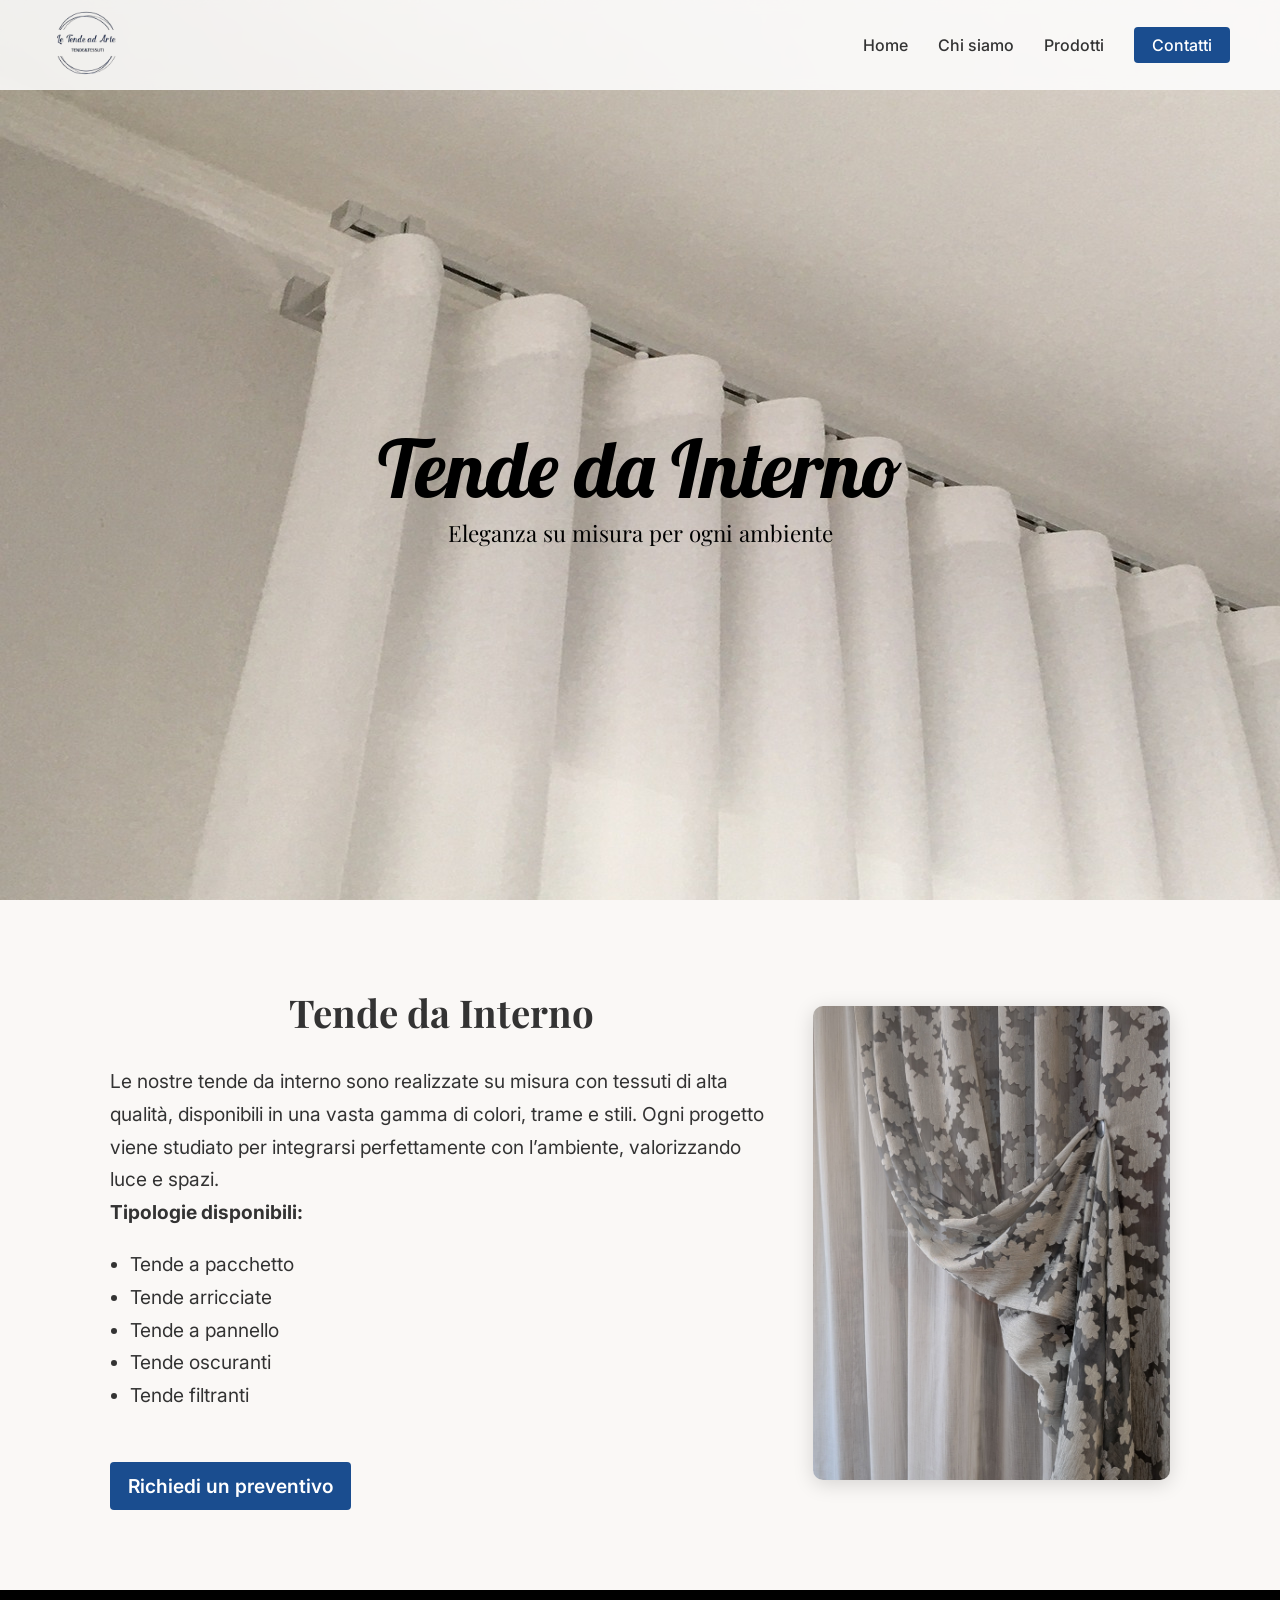
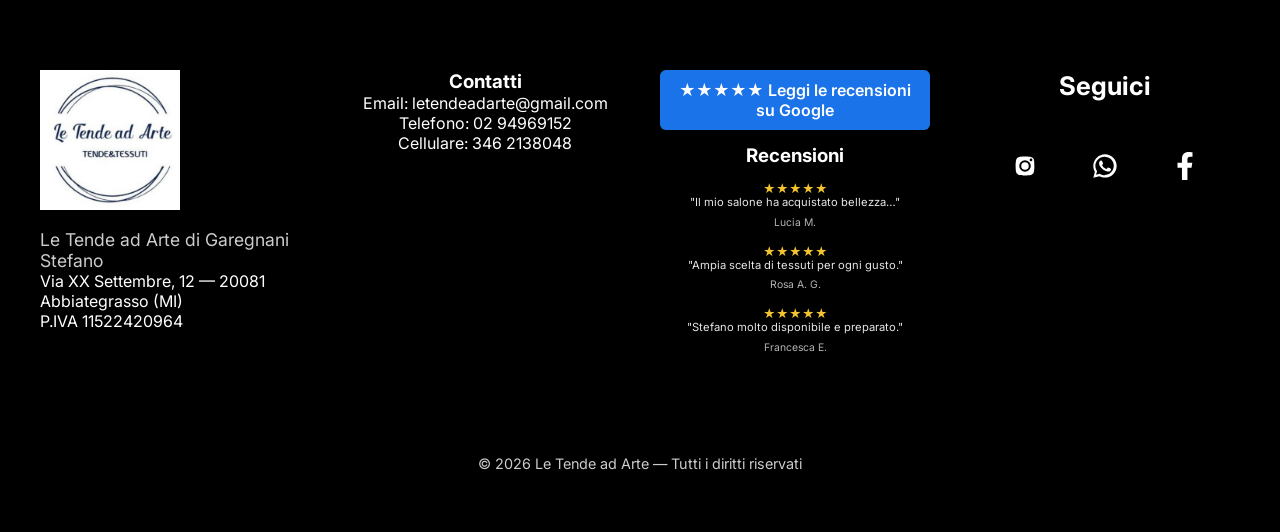
<file: prodotti/tende-interno.html>
<!DOCTYPE html>
<html lang="it">
<head>
    <meta charset="UTF-8">
    <meta name="viewport" content="width=device-width, initial-scale=1.0">
    <title>Tende da Interno - Le Tende ad Arte</title>
  <link rel="icon" type="image/png" sizes="32x32" href="../img/favicon-32.png">
<link rel="apple-touch-icon" sizes="180x180" href="../img/favicon-180.png">

    <link rel="stylesheet" href="../style.css">
</head>
<body>

    <!-- NAVBAR -->
<nav class="navbar">
    <a href="../index.html#home">
        <img src="../img/logo.png" alt="Logo" class="nav-logo">
    </a>

    <!-- HAMBURGER -->
    <div class="hamburger" id="hamburger">
        <span></span>
        <span></span>
        <span></span>
    </div>

    <!-- MENU DESKTOP + MOBILE -->
    <ul class="nav-menu" id="nav-menu">

        <li><a href="../index.html#home">Home</a></li>

        <li><a href="../index.html#chi-siamo">Chi siamo</a></li>

        <!-- DROPDOWN DESKTOP -->
        <li class="nav-item dropdown">
            <a class="nav-link" href="../index.html#prodotti">Prodotti</a>
            <ul class="dropdown-menu">
                <li><a href="tende-interno.html">Tende da interno</a></li>
                <li><a href="tende-sole.html">Tende da sole</a></li>
                <li><a href="tende-tecniche.html">Tende tecniche</a></li>
                <li><a href="tessuti-divani.html">Tessuti per divani</a></li>
                <li><a href="zanzariere.html">Zanzariere</a></li>
            </ul>
        </li>

        <!-- DROPDOWN MOBILE -->
        <li class="mobile-dropdown">
            <button class="mobile-dropdown-toggle">Prodotti</button>
            <ul class="mobile-dropdown-menu">
                <li><a href="../index.html#prodotti">Vai alla sezione Prodotti</a></li>
                <li><a href="tende-interno.html">Tende da interno</a></li>
                <li><a href="tende-sole.html">Tende da sole</a></li>
                <li><a href="tende-tecniche.html">Tende tecniche</a></li>
                <li><a href="tessuti-divani.html">Tessuti per divani</a></li>
                <li><a href="zanzariere.html">Zanzariere</a></li>
            </ul>
        </li>

        <li><a href="../index.html#contatti" class="cta-link">Contatti</a></li>

    </ul>
</nav>


    <!-- HERO -->
    <header class="hero hero-dark-text" style="background-image: url('../img/prodotti/tende-interno-hero.jpg');">
        <div>
            <h1 class="titolo-brand">Tende da Interno</h1>
            <p class="sottotitolo-brand">Eleganza su misura per ogni ambiente</p>
        </div>
    </header>

    <!-- SEZIONE PRODOTTO -->
    <section class="prodotto-dettaglio">
        <div class="prodotto-container">

            <div class="prodotto-testo">
                <h2>Tende da Interno</h2>

                <p>
                    Le nostre tende da interno sono realizzate su misura con tessuti di alta qualità,
                    disponibili in una vasta gamma di colori, trame e stili. Ogni progetto viene
                    studiato per integrarsi perfettamente con l’ambiente, valorizzando luce e spazi.
                </p>

                <p><strong>Tipologie disponibili:</strong></p>
                <ul>
                    <li>Tende a pacchetto</li>
                    <li>Tende arricciate</li>
                    <li>Tende a pannello</li>
                    <li>Tende oscuranti</li>
                    <li>Tende filtranti</li>
                </ul>

                <a href="../index.html#preventivo" class="btn-scopri">Richiedi un preventivo</a>
            </div>

            <div class="prodotto-foto">
                <img src="../img/prodotti/tende-interno.jpeg" alt="Tende da Interno">
            </div>

        </div>
    </section>

    <!-- BARRA NERA -->
    <section id="contatti" class="contatti">
<div class="contatti-container">

    <!-- COLONNA SINISTRA -->
    <div class="contatti-left">
        <img src="../img/logo-c.png" alt="Logo" class="contatti-logo">
        <p class="ragione-sociale">Le Tende ad Arte di Garegnani Stefano</p>
        <p>Via XX Settembre, 12 — 20081 Abbiategrasso (MI)</p>
        <p>P.IVA 11522420964</p>
    </div>

    <!-- COLONNA CONTATTI -->
    <div class="contatti-center">
        <h3>Contatti</h3>
        <p>Email: <a href="mailto:letendeadarte@gmail.com">letendeadarte@gmail.com</a></p>
        <p>Telefono: <a href="tel:+390294969152">02 94969152</a></p>
        <p>Cellulare: <a href="tel:+393462138048">346 2138048</a></p>

        <div class="footer-map">
            <iframe 
                src="https://www.google.com/maps/embed?pb=!1m18!1m12!1m3!1d2793.381948598712!2d8.919650!3d45.398350!2m3!1f0!2f0!3f0!3m2!1i1024!2i768!4f13.1!3m3!1m2!1s0x4786e1c9b0e0b0c7%3A0x7b6c1f0e0e0e0e0e!2sVia%20XX%20Settembre%2C%2012%2C%2020081%20Abbiategrasso%20MI!5e0!3m2!1sit!2sit!4v0000000000000"
                width="100%" 
                height="140" 
                style="border:0;" 
                allowfullscreen="" 
                loading="lazy">
            </iframe>
        </div>
    </div>

    <!-- COLONNA RECENSIONI -->
    <div class="contatti-reviews">

        <!-- TASTO GOOGLE -->
        <div class="google-reviews-btn">
            <a href="https://www.google.com/search?sa=X&sca_esv=6e72ffa629272dce&sxsrf=ANbL-n6zLW6PKfLHyeJ4b6BUkj38yCCU3A:1773485457716&q=Le+Tende+ad+Arte+Recensioni&rflfq=1&num=20&stick=H4sIAAAAAAAAAONgkxI2MjGyMDYzMDQ2NrQ0tTAxMjMz2MDI-IpR2idVISQ1LyVVITFFwbGoJFUhKDU5Na84Mz8vcxErPlkALM2RblYAAAA&rldimm=2428360133195842660&tbm=lcl&hl=it-IT&ved=2ahUKEwinwuKVnJ-TAxXoRf4FHY_nCKcQ9fQKegQIVxAG&biw=1707&bih=898&dpr=1.5#lkt=LocalPoiReviews" target="_blank">
                ★★★★★ Leggi le recensioni su Google
            </a>
        </div>

        <h3>Recensioni</h3>

        <div class="review">
            <div class="stars">★★★★★</div>
            <p>"Il mio salone ha acquistato bellezza…"</p>
            <span class="author">Lucia M.</span>
        </div>

        <div class="review">
            <div class="stars">★★★★★</div>
            <p>"Ampia scelta di tessuti per ogni gusto."</p>
            <span class="author">Rosa A. G.</span>
        </div>

        <div class="review">
            <div class="stars">★★★★★</div>
            <p>"Stefano molto disponibile e preparato."</p>
            <span class="author">Francesca E.</span>
        </div>
    </div>

    <!-- COLONNA DESTRA (SOCIAL) -->
    <div class="contatti-right">
        <h3>Seguici</h3>

        <div class="social-card">

             <!-- INSTAGRAM -->
                    <a class="social-link instagram" href="https://www.instagram.com/letendeadarte/" target="_blank" aria-label="Instagram">
                        <svg xmlns="http://www.w3.org/2000/svg" viewBox="0 0 448 512" fill="currentColor">
                             <path d="M224 202.66A53.34 53.34 0 1 0 277.34 256 53.38 53.38 0 0 0 224 202.66Zm124.71-41a54.34 54.34 0 0 0-30.62-30.62C296.77 122.66 224 122.66 224 122.66s-72.77 0-93.09 9.38a54.34 54.34 0 0 0-30.62 30.62C90.66 182.77 90.66 256 90.66 256s0 73.23 9.63 93.34a54.34 54.34 0 0 0 30.62 30.62C151.23 389.34 224 389.34 224 389.34s72.77 0 93.09-9.38a54.34 54.34 0 0 0 30.62-30.62C357.34 329.23 357.34 256 357.34 256s0-73.23-8.63-94.34ZM224 338a82 82 0 1 1 82-82 82 82 0 0 1-82 82Zm85.34-148.66a19.2 19.2 0 1 1 19.2-19.2 19.2 19.2 0 0 1-19.2 19.2Z"/>
                        </svg>

                    </a>

            <!-- WHATSAPP -->
            <a class="social-link whatsapp" href="https://wa.me/message/KPZQUWL32VDEO1" target="_blank" aria-label="WhatsApp">
                <svg viewBox="0 0 32 32" fill="currentColor" xmlns="http://www.w3.org/2000/svg">
                    <path d="M16.001 2.667c-7.364 0-13.334 5.97-13.334 
                    13.333 0 2.353.614 4.646 1.782 6.667L2.667 
                    29.333l6.889-1.729c1.938 1.06 4.13 1.626 
                    6.445 1.626h.001c7.364 0 13.333-5.97 
                    13.333-13.333 0-3.556-1.386-6.899-3.907-9.42-2.521-2.521-5.864-3.907-9.427-3.907zm0 
                    24c-2.021 0-3.979-.542-5.688-1.573l-.406-.241-4.083 
                    1.024 1.091-3.974-.265-.409c-1.091-1.682-1.666-3.625-1.666-5.659 
                    0-5.802 4.729-10.533 10.533-10.533 2.815 0 5.463 
                    1.096 7.457 3.083 1.99 1.99 3.083 4.641 3.083 
                    7.457 0 5.802-4.729 10.533-10.533 10.533zm6.146-7.854c-.333-.167-1.979-.979-2.286-1.091-.307-.114-.531-.167-.755.167-.224.333-.867 
                    1.091-1.063 1.317-.197.224-.39.25-.724.083-.333-.167-1.406-.518-2.677-1.651-.989-.883-1.657-1.973-1.853-2.307-.197-.333-.021-.513.146-.679.151-.151.333-.39.5-.583.167-.195.224-.333.333-.557.11-.224.055-.417-.028-.583-.083-.167-.755-1.823-1.036-2.495-.273-.656-.552-.568-.755-.568-.197 
                    0-.417-.028-.641-.028-.224 0-.583.083-.889.417-.307.333-1.167 
                    1.14-1.167 2.776 0 1.636 1.194 3.214 1.361 
                    3.438.167.224 2.351 3.59 5.698 5.042.797.344 1.417.55 
                    1.901.703.797.254 1.521.218 2.094.132.64-.095 
                    1.979-.808 2.259-1.588.281-.78.281-1.448.197-1.588-.083-.14-.307-.224-.64-.39z"/>
                </svg>
            </a>

            <!-- FACEBOOK -->
            <a class="social-link facebook" href="https://www.facebook.com/tendeadarte/?locale=it_IT" target="_blank" aria-label="Facebook">
                <svg viewBox="0 0 320 512" fill="currentColor" xmlns="http://www.w3.org/2000/svg">
                    <path d="M279.14 288l14.22-92.66h-88.91v-60.13c0-25.35 
                    12.42-50.06 52.24-50.06h40.42V6.26S260.43 0 
                    225.36 0c-73.22 0-121.08 44.38-121.08 
                    124.72v70.62H22.89V288h81.39v224h100.17V288z"/>
                </svg>
            </a>

        </div>
    </div>

</div>

<div class="copyright">
    © 2026 Le Tende ad Arte — Tutti i diritti riservati
</div>

<button id="backToTop" class="back-to-top">↑</button>

    <!-- SCRIPT HAMBURGER -->
    <script>
        const hamburger = document.getElementById("hamburger");
        const menu = document.getElementById("nav-menu");

        hamburger.addEventListener("click", () => {
            hamburger.classList.toggle("active");
            menu.classList.toggle("open");
        });
    </script>

    <script>

  const backToTop = document.getElementById("backToTop");

  window.addEventListener("scroll", () => {
    if (window.scrollY > 300) {
      backToTop.classList.add("show");
    } else {
      backToTop.classList.remove("show");
    }
  });

    // Apertura/chiusura dropdown mobile
    document.querySelectorAll('.mobile-dropdown-toggle').forEach(btn => {
        btn.addEventListener('click', () => {
            btn.classList.toggle('active');
        });
    });


  backToTop.addEventListener("click", () => {
    window.scrollTo({
      top: 0,
      behavior: "smooth"
    });
  });
</script>

</body>
</html>
</file>
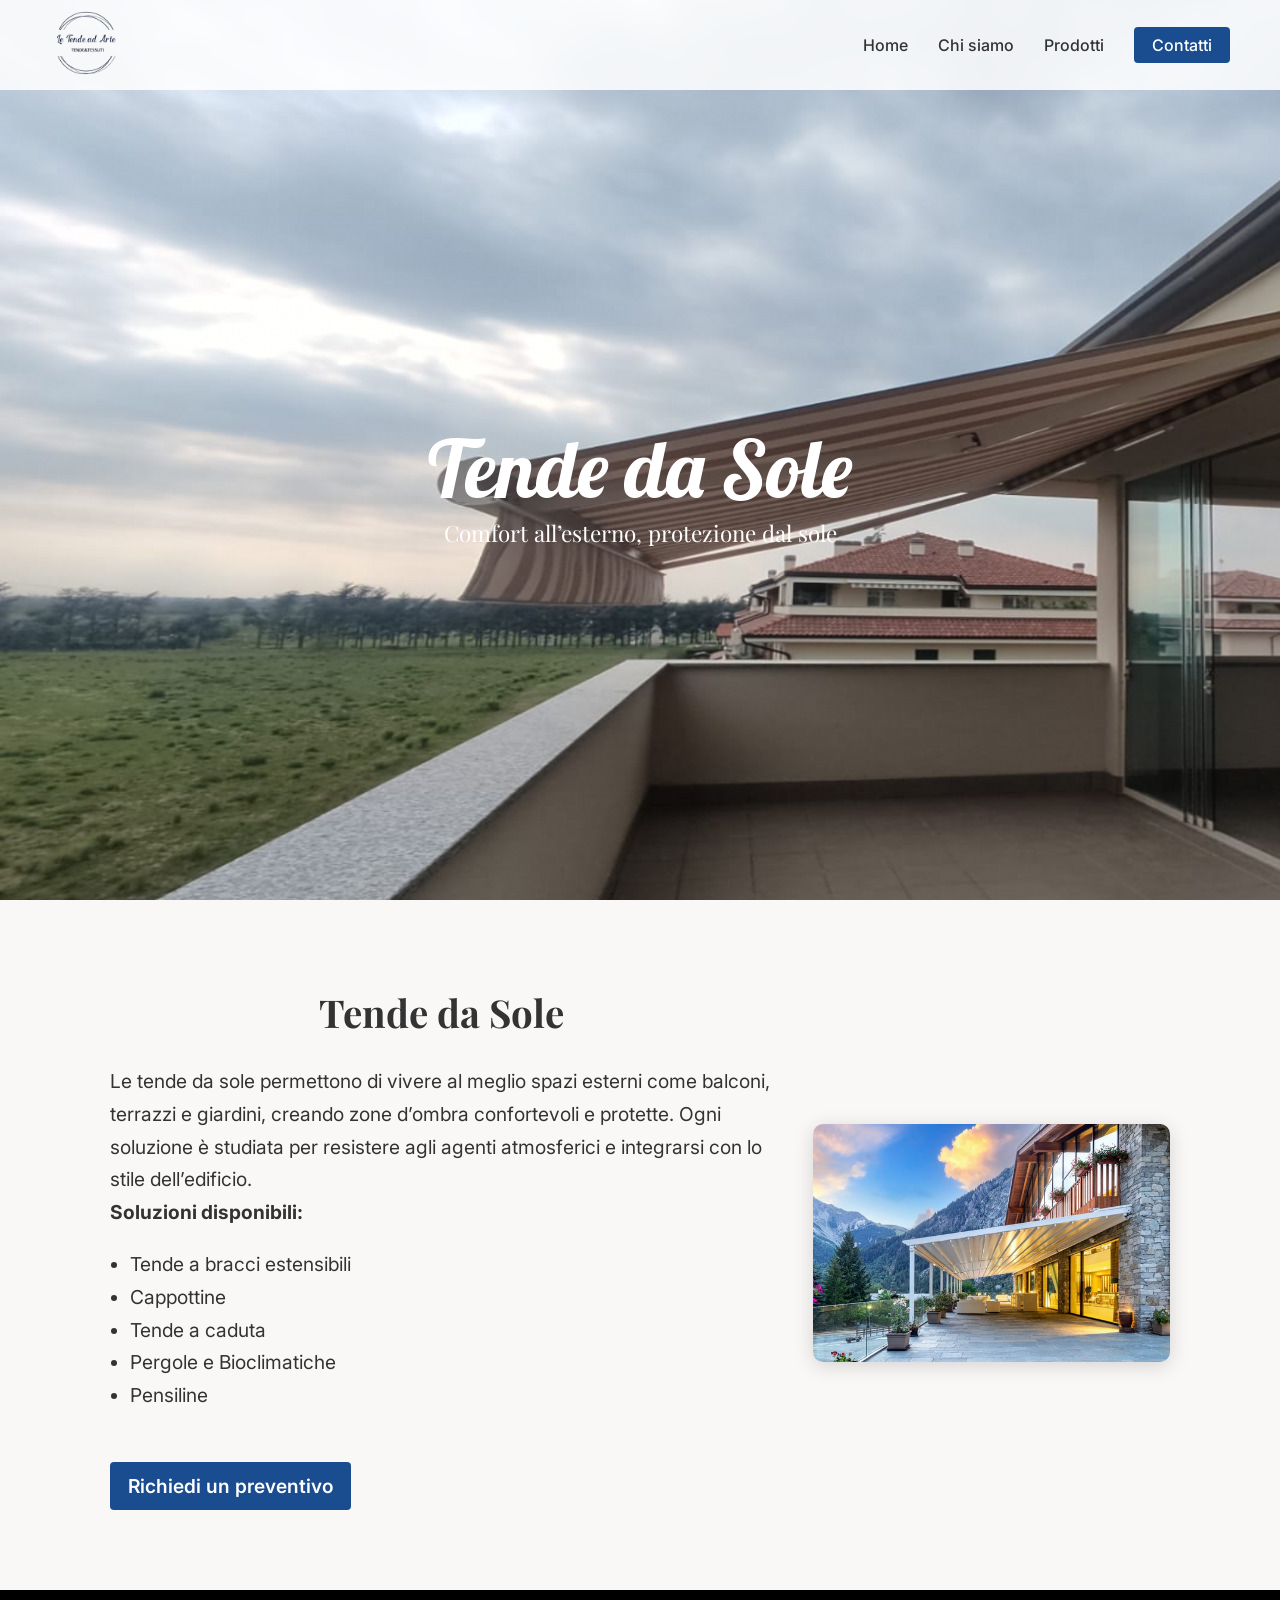
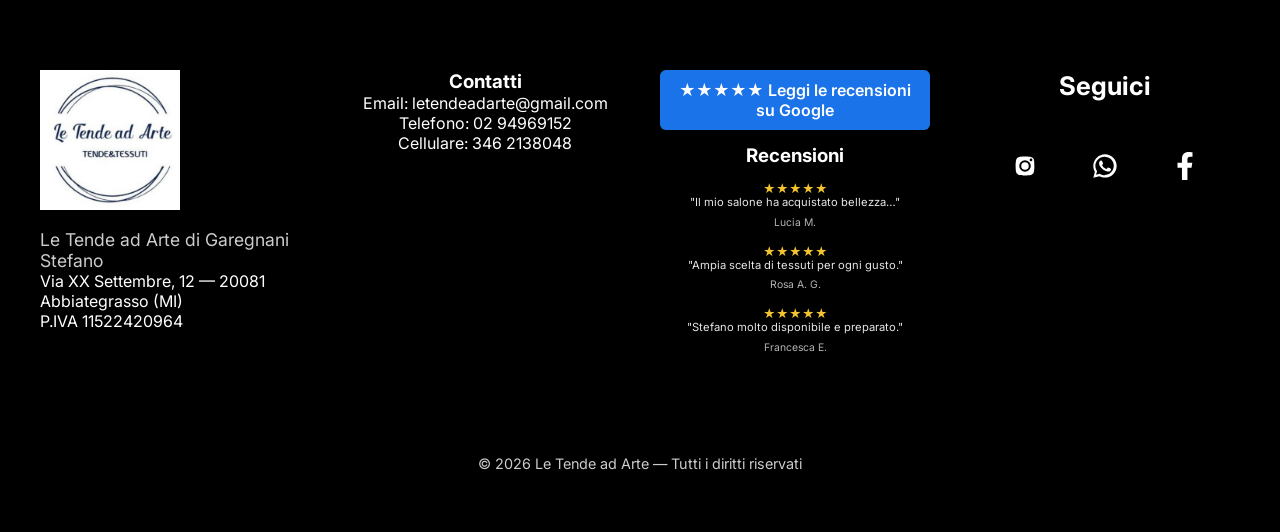
<file: prodotti/tende-sole.html>
<!DOCTYPE html>
<html lang="it">
<head>
    <meta charset="UTF-8">
    <meta name="viewport" content="width=device-width, initial-scale=1.0">
    <title>Tende da Sole - Le Tende ad Arte</title>
   <link rel="icon" type="image/png" sizes="32x32" href="../img/favicon-32.png">
<link rel="apple-touch-icon" sizes="180x180" href="../img/favicon-180.png">

    <link rel="stylesheet" href="../style.css">
</head>
<body>

    <!-- NAVBAR -->
<nav class="navbar">
    <a href="../index.html#home">
        <img src="../img/logo.png" alt="Logo" class="nav-logo">
    </a>

    <!-- HAMBURGER -->
    <div class="hamburger" id="hamburger">
        <span></span>
        <span></span>
        <span></span>
    </div>

    <!-- MENU DESKTOP + MOBILE -->
    <ul class="nav-menu" id="nav-menu">

        <li><a href="../index.html#home">Home</a></li>

        <li><a href="../index.html#chi-siamo">Chi siamo</a></li>

        <!-- DROPDOWN DESKTOP -->
        <li class="nav-item dropdown">
            <a class="nav-link" href="../index.html#prodotti">Prodotti</a>
            <ul class="dropdown-menu">
                <li><a href="tende-interno.html">Tende da interno</a></li>
                <li><a href="tende-sole.html">Tende da sole</a></li>
                <li><a href="tende-tecniche.html">Tende tecniche</a></li>
                <li><a href="tessuti-divani.html">Tessuti per divani</a></li>
                <li><a href="zanzariere.html">Zanzariere</a></li>
            </ul>
        </li>

        <!-- DROPDOWN MOBILE -->
        <li class="mobile-dropdown">
            <button class="mobile-dropdown-toggle">Prodotti</button>
            <ul class="mobile-dropdown-menu">
                <li><a href="../index.html#prodotti">Vai alla sezione Prodotti</a></li>
                <li><a href="tende-interno.html">Tende da interno</a></li>
                <li><a href="tende-sole.html">Tende da sole</a></li>
                <li><a href="tende-tecniche.html">Tende tecniche</a></li>
                <li><a href="tessuti-divani.html">Tessuti per divani</a></li>
                <li><a href="zanzariere.html">Zanzariere</a></li>
            </ul>
        </li>

        <li><a href="../index.html#contatti" class="cta-link">Contatti</a></li>

    </ul>
</nav>


    <!-- HERO -->
    <header class="hero" style="background-image: url('../img/prodotti/tende-sole-hero.jpg');">
        <div>
            <h1 class="titolo-brand">Tende da Sole</h1>
            <p class="sottotitolo-brand">Comfort all’esterno, protezione dal sole</p>
        </div>
    </header>

    <!-- SEZIONE PRODOTTO -->
    <section class="prodotto-dettaglio">
        <div class="prodotto-container">

            <div class="prodotto-testo">
                <h2>Tende da Sole</h2>

                <p>
                    Le tende da sole permettono di vivere al meglio spazi esterni come balconi, terrazzi
                    e giardini, creando zone d’ombra confortevoli e protette. Ogni soluzione è studiata
                    per resistere agli agenti atmosferici e integrarsi con lo stile dell’edificio.
                </p>

                <p><strong>Soluzioni disponibili:</strong></p>
                <ul>
                    <li>Tende a bracci estensibili</li>
                    <li>Cappottine</li>
                    <li>Tende a caduta</li>
                    <li>Pergole e Bioclimatiche</li>
                    <li>Pensiline</li>
                </ul>

                <a href="../index.html#preventivo" class="btn-scopri">Richiedi un preventivo</a>
            </div>

            <div class="prodotto-foto">
                <img src="../img/prodotti/bioclimatica.jpg" alt="Tende da Sole">
            </div>

        </div>
    </section>

    <!-- BARRA NERA -->
    <section id="contatti" class="contatti">
<div class="contatti-container">

    <!-- COLONNA SINISTRA -->
    <div class="contatti-left">
        <img src="../img/logo-c.png" alt="Logo" class="contatti-logo">
        <p class="ragione-sociale">Le Tende ad Arte di Garegnani Stefano</p>
        <p>Via XX Settembre, 12 — 20081 Abbiategrasso (MI)</p>
        <p>P.IVA 11522420964</p>
    </div>

    <!-- COLONNA CONTATTI -->
    <div class="contatti-center">
        <h3>Contatti</h3>
        <p>Email: <a href="mailto:letendeadarte@gmail.com">letendeadarte@gmail.com</a></p>
        <p>Telefono: <a href="tel:+390294969152">02 94969152</a></p>
        <p>Cellulare: <a href="tel:+393462138048">346 2138048</a></p>

        <div class="footer-map">
            <iframe 
                src="https://www.google.com/maps/embed?pb=!1m18!1m12!1m3!1d2793.381948598712!2d8.919650!3d45.398350!2m3!1f0!2f0!3f0!3m2!1i1024!2i768!4f13.1!3m3!1m2!1s0x4786e1c9b0e0b0c7%3A0x7b6c1f0e0e0e0e0e!2sVia%20XX%20Settembre%2C%2012%2C%2020081%20Abbiategrasso%20MI!5e0!3m2!1sit!2sit!4v0000000000000"
                width="100%" 
                height="140" 
                style="border:0;" 
                allowfullscreen="" 
                loading="lazy">
            </iframe>
        </div>
    </div>

    <!-- COLONNA RECENSIONI -->
    <div class="contatti-reviews">

        <!-- TASTO GOOGLE -->
        <div class="google-reviews-btn">
            <a href="https://www.google.com/search?sa=X&sca_esv=6e72ffa629272dce&sxsrf=ANbL-n6zLW6PKfLHyeJ4b6BUkj38yCCU3A:1773485457716&q=Le+Tende+ad+Arte+Recensioni&rflfq=1&num=20&stick=H4sIAAAAAAAAAONgkxI2MjGyMDYzMDQ2NrQ0tTAxMjMz2MDI-IpR2idVISQ1LyVVITFFwbGoJFUhKDU5Na84Mz8vcxErPlkALM2RblYAAAA&rldimm=2428360133195842660&tbm=lcl&hl=it-IT&ved=2ahUKEwinwuKVnJ-TAxXoRf4FHY_nCKcQ9fQKegQIVxAG&biw=1707&bih=898&dpr=1.5#lkt=LocalPoiReviews" target="_blank">
                ★★★★★ Leggi le recensioni su Google
            </a>
        </div>

        <h3>Recensioni</h3>

        <div class="review">
            <div class="stars">★★★★★</div>
            <p>"Il mio salone ha acquistato bellezza…"</p>
            <span class="author">Lucia M.</span>
        </div>

        <div class="review">
            <div class="stars">★★★★★</div>
            <p>"Ampia scelta di tessuti per ogni gusto."</p>
            <span class="author">Rosa A. G.</span>
        </div>

        <div class="review">
            <div class="stars">★★★★★</div>
            <p>"Stefano molto disponibile e preparato."</p>
            <span class="author">Francesca E.</span>
        </div>
    </div>

    <!-- COLONNA DESTRA (SOCIAL) -->
    <div class="contatti-right">
        <h3>Seguici</h3>

        <div class="social-card">

            <!-- INSTAGRAM -->
                    <a class="social-link instagram" href="https://www.instagram.com/letendeadarte/" target="_blank" aria-label="Instagram">
                        <svg xmlns="http://www.w3.org/2000/svg" viewBox="0 0 448 512" fill="currentColor">
                             <path d="M224 202.66A53.34 53.34 0 1 0 277.34 256 53.38 53.38 0 0 0 224 202.66Zm124.71-41a54.34 54.34 0 0 0-30.62-30.62C296.77 122.66 224 122.66 224 122.66s-72.77 0-93.09 9.38a54.34 54.34 0 0 0-30.62 30.62C90.66 182.77 90.66 256 90.66 256s0 73.23 9.63 93.34a54.34 54.34 0 0 0 30.62 30.62C151.23 389.34 224 389.34 224 389.34s72.77 0 93.09-9.38a54.34 54.34 0 0 0 30.62-30.62C357.34 329.23 357.34 256 357.34 256s0-73.23-8.63-94.34ZM224 338a82 82 0 1 1 82-82 82 82 0 0 1-82 82Zm85.34-148.66a19.2 19.2 0 1 1 19.2-19.2 19.2 19.2 0 0 1-19.2 19.2Z"/>
                        </svg>

                    </a>

            <!-- WHATSAPP -->
            <a class="social-link whatsapp" href="https://wa.me/message/KPZQUWL32VDEO1" target="_blank" aria-label="WhatsApp">
                <svg viewBox="0 0 32 32" fill="currentColor" xmlns="http://www.w3.org/2000/svg">
                    <path d="M16.001 2.667c-7.364 0-13.334 5.97-13.334 
                    13.333 0 2.353.614 4.646 1.782 6.667L2.667 
                    29.333l6.889-1.729c1.938 1.06 4.13 1.626 
                    6.445 1.626h.001c7.364 0 13.333-5.97 
                    13.333-13.333 0-3.556-1.386-6.899-3.907-9.42-2.521-2.521-5.864-3.907-9.427-3.907zm0 
                    24c-2.021 0-3.979-.542-5.688-1.573l-.406-.241-4.083 
                    1.024 1.091-3.974-.265-.409c-1.091-1.682-1.666-3.625-1.666-5.659 
                    0-5.802 4.729-10.533 10.533-10.533 2.815 0 5.463 
                    1.096 7.457 3.083 1.99 1.99 3.083 4.641 3.083 
                    7.457 0 5.802-4.729 10.533-10.533 10.533zm6.146-7.854c-.333-.167-1.979-.979-2.286-1.091-.307-.114-.531-.167-.755.167-.224.333-.867 
                    1.091-1.063 1.317-.197.224-.39.25-.724.083-.333-.167-1.406-.518-2.677-1.651-.989-.883-1.657-1.973-1.853-2.307-.197-.333-.021-.513.146-.679.151-.151.333-.39.5-.583.167-.195.224-.333.333-.557.11-.224.055-.417-.028-.583-.083-.167-.755-1.823-1.036-2.495-.273-.656-.552-.568-.755-.568-.197 
                    0-.417-.028-.641-.028-.224 0-.583.083-.889.417-.307.333-1.167 
                    1.14-1.167 2.776 0 1.636 1.194 3.214 1.361 
                    3.438.167.224 2.351 3.59 5.698 5.042.797.344 1.417.55 
                    1.901.703.797.254 1.521.218 2.094.132.64-.095 
                    1.979-.808 2.259-1.588.281-.78.281-1.448.197-1.588-.083-.14-.307-.224-.64-.39z"/>
                </svg>
            </a>

            <!-- FACEBOOK -->
            <a class="social-link facebook" href="https://www.facebook.com/tendeadarte/?locale=it_IT" target="_blank" aria-label="Facebook">
                <svg viewBox="0 0 320 512" fill="currentColor" xmlns="http://www.w3.org/2000/svg">
                    <path d="M279.14 288l14.22-92.66h-88.91v-60.13c0-25.35 
                    12.42-50.06 52.24-50.06h40.42V6.26S260.43 0 
                    225.36 0c-73.22 0-121.08 44.38-121.08 
                    124.72v70.62H22.89V288h81.39v224h100.17V288z"/>
                </svg>
            </a>

        </div>
    </div>

</div>

<div class="copyright">
    © 2026 Le Tende ad Arte — Tutti i diritti riservati
</div>

    </section>

<button id="backToTop" class="back-to-top">↑</button>

    <!-- SCRIPT HAMBURGER -->
    <script>
        const hamburger = document.getElementById("hamburger");
        const menu = document.getElementById("nav-menu");

        hamburger.addEventListener("click", () => {
            hamburger.classList.toggle("active");
            menu.classList.toggle("open");
        });
    </script>

    <script>

  const backToTop = document.getElementById("backToTop");

  window.addEventListener("scroll", () => {
    if (window.scrollY > 300) {
      backToTop.classList.add("show");
    } else {
      backToTop.classList.remove("show");
    }
  });

    // Apertura/chiusura dropdown mobile
    document.querySelectorAll('.mobile-dropdown-toggle').forEach(btn => {
        btn.addEventListener('click', () => {
            btn.classList.toggle('active');
        });
    });


  backToTop.addEventListener("click", () => {
    window.scrollTo({
      top: 0,
      behavior: "smooth"
    });
  });
</script>

</body>
</html>
</file>
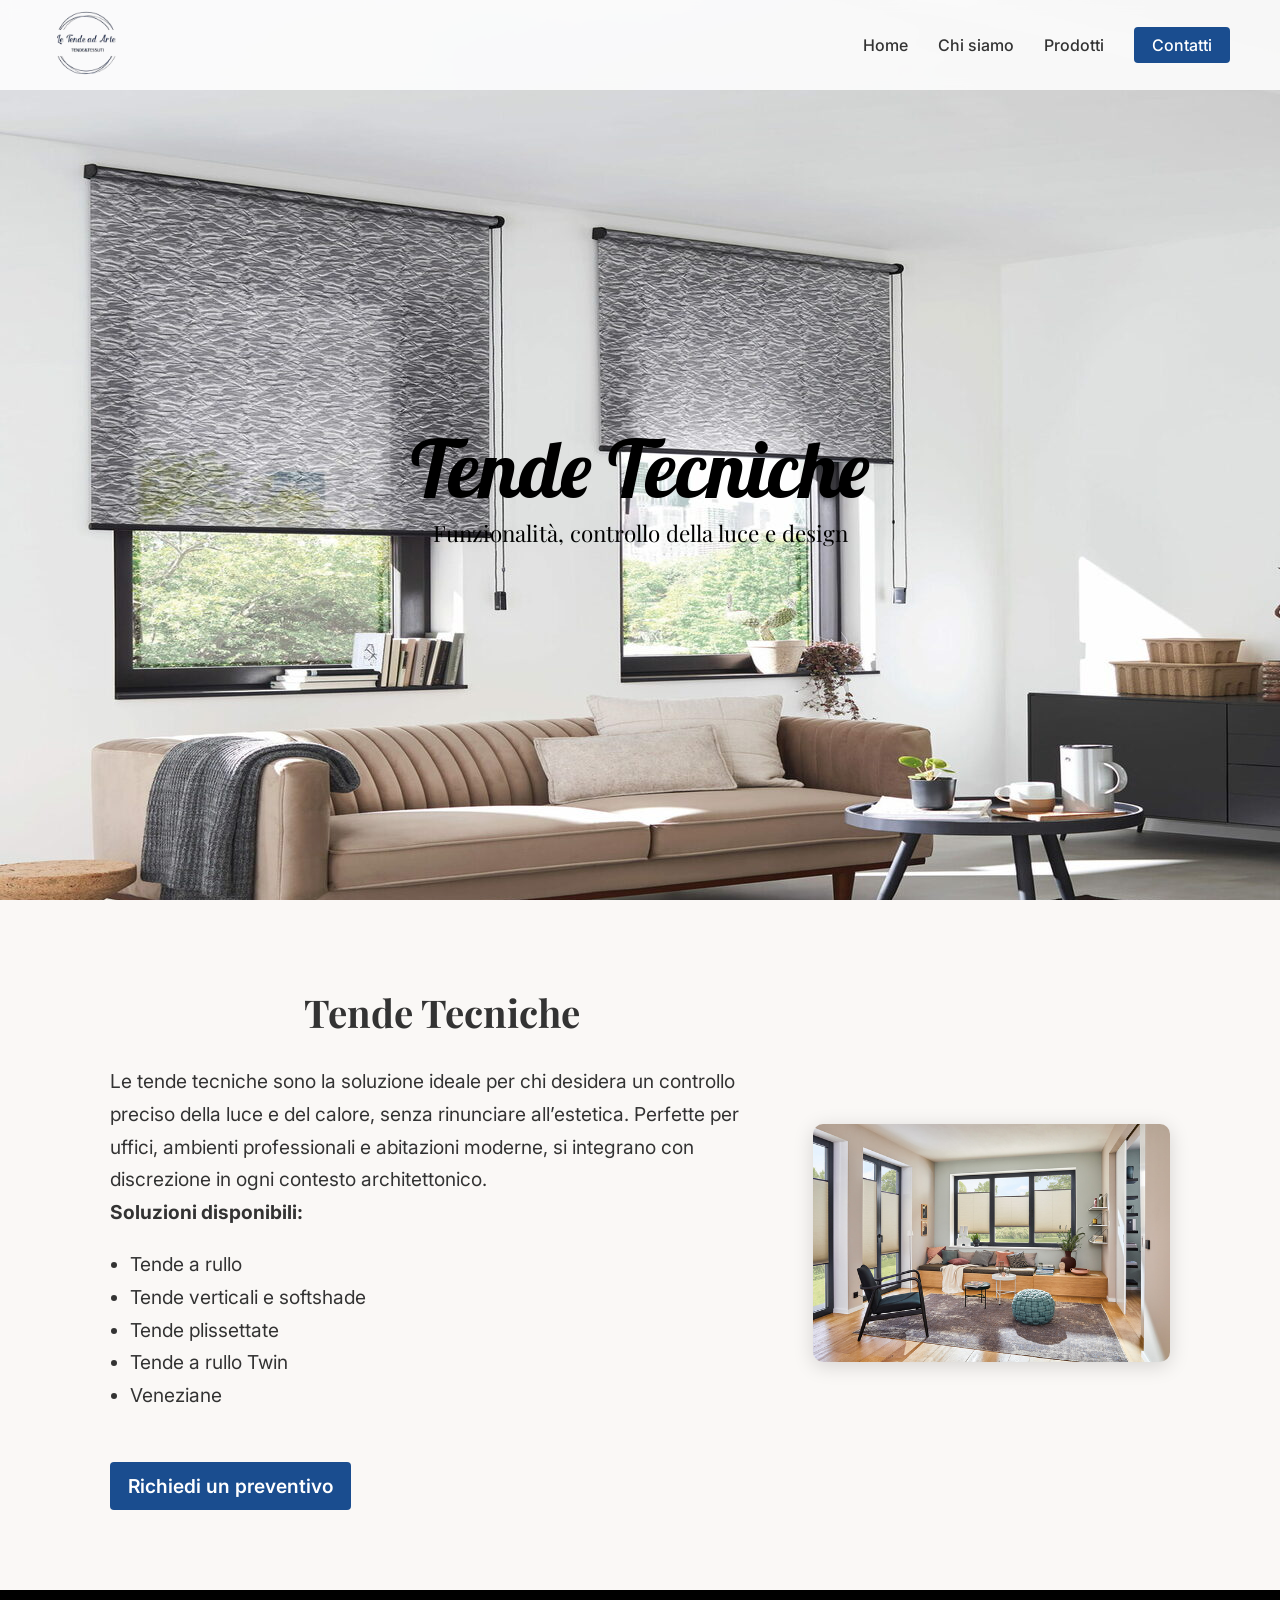
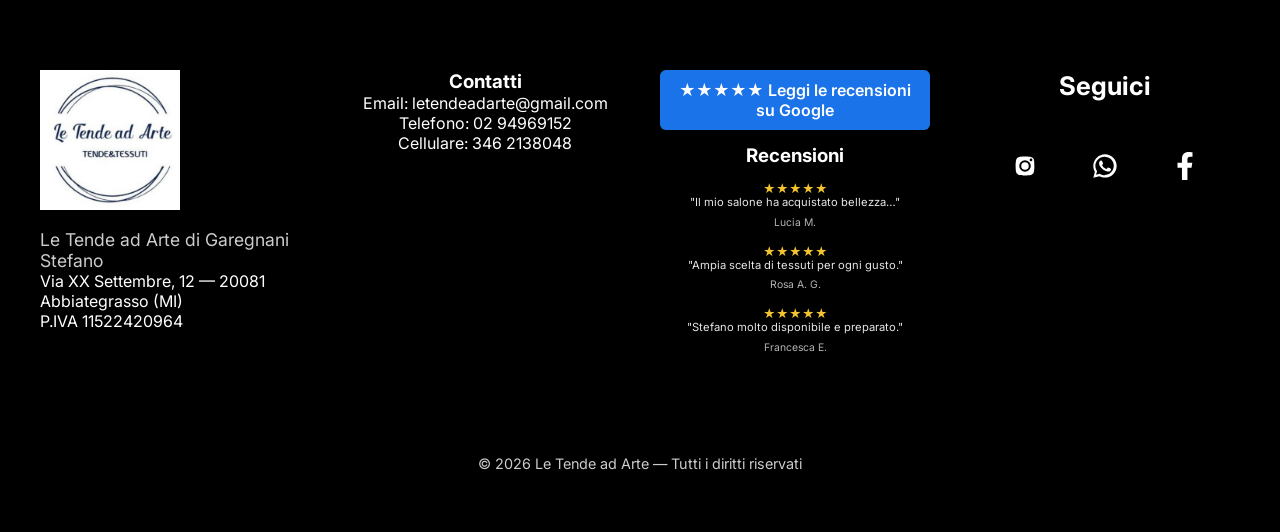
<file: prodotti/tende-tecniche.html>
<!DOCTYPE html>
<html lang="it">
<head>
    <meta charset="UTF-8">
    <meta name="viewport" content="width=device-width, initial-scale=1.0">
    <title>Tende Tecniche - Le Tende ad Arte</title>
 <link rel="icon" type="image/png" sizes="32x32" href="../img/favicon-32.png">
<link rel="apple-touch-icon" sizes="180x180" href="../img/favicon-180.png">

    <link rel="stylesheet" href="../style.css">
</head>
<body>

   <!-- NAVBAR -->
<nav class="navbar">
    <a href="../index.html#home">
        <img src="../img/logo.png" alt="Logo" class="nav-logo">
    </a>

    <!-- HAMBURGER -->
    <div class="hamburger" id="hamburger">
        <span></span>
        <span></span>
        <span></span>
    </div>

    <!-- MENU DESKTOP + MOBILE -->
    <ul class="nav-menu" id="nav-menu">

        <li><a href="../index.html#home">Home</a></li>

        <li><a href="../index.html#chi-siamo">Chi siamo</a></li>

        <!-- DROPDOWN DESKTOP -->
        <li class="nav-item dropdown">
            <a class="nav-link" href="../index.html#prodotti">Prodotti</a>
            <ul class="dropdown-menu">
                <li><a href="tende-interno.html">Tende da interno</a></li>
                <li><a href="tende-sole.html">Tende da sole</a></li>
                <li><a href="tende-tecniche.html">Tende tecniche</a></li>
                <li><a href="tessuti-divani.html">Tessuti per divani</a></li>
                <li><a href="zanzariere.html">Zanzariere</a></li>
            </ul>
        </li>

        <!-- DROPDOWN MOBILE -->
        <li class="mobile-dropdown">
            <button class="mobile-dropdown-toggle">Prodotti</button>
            <ul class="mobile-dropdown-menu">
                <li><a href="../index.html#prodotti">Vai alla sezione Prodotti</a></li>
                <li><a href="tende-interno.html">Tende da interno</a></li>
                <li><a href="tende-sole.html">Tende da sole</a></li>
                <li><a href="tende-tecniche.html">Tende tecniche</a></li>
                <li><a href="tessuti-divani.html">Tessuti per divani</a></li>
                <li><a href="zanzariere.html">Zanzariere</a></li>
            </ul>
        </li>

        <li><a href="../index.html#contatti" class="cta-link">Contatti</a></li>

    </ul>
</nav>


    <!-- HERO -->
    <header class="hero hero-dark-text" style="background-image: url('../img/prodotti/rulli-hero.jpg');">
        <div>
            <h1 class="titolo-brand">Tende Tecniche</h1>
            <p class="sottotitolo-brand">Funzionalità, controllo della luce e design</p>
        </div>
    </header>

    <!-- SEZIONE PRODOTTO -->
    <section class="prodotto-dettaglio">
        <div class="prodotto-container">

            <div class="prodotto-testo">
                <h2>Tende Tecniche</h2>

                <p>
                    Le tende tecniche sono la soluzione ideale per chi desidera un controllo preciso
                    della luce e del calore, senza rinunciare all’estetica. Perfette per uffici,
                    ambienti professionali e abitazioni moderne, si integrano con discrezione
                    in ogni contesto architettonico.
                </p>

                <p><strong>Soluzioni disponibili:</strong></p>
                <ul>
                    <li>Tende a rullo</li>
                    <li>Tende verticali e softshade</li>
                    <li>Tende plissettate</li>
                    <li>Tende a rullo Twin</li>
                    <li>Veneziane</li>
                </ul>

              <a href="../index.html#preventivo" class="btn-scopri">Richiedi un preventivo</a>

            </div>

            <div class="prodotto-foto">
                <img src="../img/prodotti/rulli.jpg" alt="Tende Tecniche">
            </div>

        </div>
    </section>

    <!-- BARRA NERA -->
   <section id="contatti" class="contatti">
<div class="contatti-container">

    <!-- COLONNA SINISTRA -->
    <div class="contatti-left">
        <img src="../img/logo-c.png" alt="Logo" class="contatti-logo">
        <p class="ragione-sociale">Le Tende ad Arte di Garegnani Stefano</p>
        <p>Via XX Settembre, 12 — 20081 Abbiategrasso (MI)</p>
        <p>P.IVA 11522420964</p>
    </div>

    <!-- COLONNA CONTATTI -->
    <div class="contatti-center">
        <h3>Contatti</h3>
        <p>Email: <a href="mailto:letendeadarte@gmail.com">letendeadarte@gmail.com</a></p>
        <p>Telefono: <a href="tel:+390294969152">02 94969152</a></p>
        <p>Cellulare: <a href="tel:+393462138048">346 2138048</a></p>

        <div class="footer-map">
            <iframe 
                src="https://www.google.com/maps/embed?pb=!1m18!1m12!1m3!1d2793.381948598712!2d8.919650!3d45.398350!2m3!1f0!2f0!3f0!3m2!1i1024!2i768!4f13.1!3m3!1m2!1s0x4786e1c9b0e0b0c7%3A0x7b6c1f0e0e0e0e0e!2sVia%20XX%20Settembre%2C%2012%2C%2020081%20Abbiategrasso%20MI!5e0!3m2!1sit!2sit!4v0000000000000"
                width="100%" 
                height="140" 
                style="border:0;" 
                allowfullscreen="" 
                loading="lazy">
            </iframe>
        </div>
    </div>

    <!-- COLONNA RECENSIONI -->
    <div class="contatti-reviews">

        <!-- TASTO GOOGLE -->
        <div class="google-reviews-btn">
            <a href="https://www.google.com/search?sa=X&sca_esv=6e72ffa629272dce&sxsrf=ANbL-n6zLW6PKfLHyeJ4b6BUkj38yCCU3A:1773485457716&q=Le+Tende+ad+Arte+Recensioni&rflfq=1&num=20&stick=H4sIAAAAAAAAAONgkxI2MjGyMDYzMDQ2NrQ0tTAxMjMz2MDI-IpR2idVISQ1LyVVITFFwbGoJFUhKDU5Na84Mz8vcxErPlkALM2RblYAAAA&rldimm=2428360133195842660&tbm=lcl&hl=it-IT&ved=2ahUKEwinwuKVnJ-TAxXoRf4FHY_nCKcQ9fQKegQIVxAG&biw=1707&bih=898&dpr=1.5#lkt=LocalPoiReviews" target="_blank">
                ★★★★★ Leggi le recensioni su Google
            </a>
        </div>

        <h3>Recensioni</h3>

        <div class="review">
            <div class="stars">★★★★★</div>
            <p>"Il mio salone ha acquistato bellezza…"</p>
            <span class="author">Lucia M.</span>
        </div>

        <div class="review">
            <div class="stars">★★★★★</div>
            <p>"Ampia scelta di tessuti per ogni gusto."</p>
            <span class="author">Rosa A. G.</span>
        </div>

        <div class="review">
            <div class="stars">★★★★★</div>
            <p>"Stefano molto disponibile e preparato."</p>
            <span class="author">Francesca E.</span>
        </div>
    </div>

    <!-- COLONNA DESTRA (SOCIAL) -->
    <div class="contatti-right">
        <h3>Seguici</h3>

        <div class="social-card">

            <!-- INSTAGRAM -->
                    <a class="social-link instagram" href="https://www.instagram.com/letendeadarte/" target="_blank" aria-label="Instagram">
                        <svg xmlns="http://www.w3.org/2000/svg" viewBox="0 0 448 512" fill="currentColor">
                             <path d="M224 202.66A53.34 53.34 0 1 0 277.34 256 53.38 53.38 0 0 0 224 202.66Zm124.71-41a54.34 54.34 0 0 0-30.62-30.62C296.77 122.66 224 122.66 224 122.66s-72.77 0-93.09 9.38a54.34 54.34 0 0 0-30.62 30.62C90.66 182.77 90.66 256 90.66 256s0 73.23 9.63 93.34a54.34 54.34 0 0 0 30.62 30.62C151.23 389.34 224 389.34 224 389.34s72.77 0 93.09-9.38a54.34 54.34 0 0 0 30.62-30.62C357.34 329.23 357.34 256 357.34 256s0-73.23-8.63-94.34ZM224 338a82 82 0 1 1 82-82 82 82 0 0 1-82 82Zm85.34-148.66a19.2 19.2 0 1 1 19.2-19.2 19.2 19.2 0 0 1-19.2 19.2Z"/>
                        </svg>

                    </a>

            <!-- WHATSAPP -->
            <a class="social-link whatsapp" href="https://wa.me/message/KPZQUWL32VDEO1" target="_blank" aria-label="WhatsApp">
                <svg viewBox="0 0 32 32" fill="currentColor" xmlns="http://www.w3.org/2000/svg">
                    <path d="M16.001 2.667c-7.364 0-13.334 5.97-13.334 
                    13.333 0 2.353.614 4.646 1.782 6.667L2.667 
                    29.333l6.889-1.729c1.938 1.06 4.13 1.626 
                    6.445 1.626h.001c7.364 0 13.333-5.97 
                    13.333-13.333 0-3.556-1.386-6.899-3.907-9.42-2.521-2.521-5.864-3.907-9.427-3.907zm0 
                    24c-2.021 0-3.979-.542-5.688-1.573l-.406-.241-4.083 
                    1.024 1.091-3.974-.265-.409c-1.091-1.682-1.666-3.625-1.666-5.659 
                    0-5.802 4.729-10.533 10.533-10.533 2.815 0 5.463 
                    1.096 7.457 3.083 1.99 1.99 3.083 4.641 3.083 
                    7.457 0 5.802-4.729 10.533-10.533 10.533zm6.146-7.854c-.333-.167-1.979-.979-2.286-1.091-.307-.114-.531-.167-.755.167-.224.333-.867 
                    1.091-1.063 1.317-.197.224-.39.25-.724.083-.333-.167-1.406-.518-2.677-1.651-.989-.883-1.657-1.973-1.853-2.307-.197-.333-.021-.513.146-.679.151-.151.333-.39.5-.583.167-.195.224-.333.333-.557.11-.224.055-.417-.028-.583-.083-.167-.755-1.823-1.036-2.495-.273-.656-.552-.568-.755-.568-.197 
                    0-.417-.028-.641-.028-.224 0-.583.083-.889.417-.307.333-1.167 
                    1.14-1.167 2.776 0 1.636 1.194 3.214 1.361 
                    3.438.167.224 2.351 3.59 5.698 5.042.797.344 1.417.55 
                    1.901.703.797.254 1.521.218 2.094.132.64-.095 
                    1.979-.808 2.259-1.588.281-.78.281-1.448.197-1.588-.083-.14-.307-.224-.64-.39z"/>
                </svg>
            </a>

            <!-- FACEBOOK -->
            <a class="social-link facebook" href="https://www.facebook.com/tendeadarte/?locale=it_IT" target="_blank" aria-label="Facebook">
                <svg viewBox="0 0 320 512" fill="currentColor" xmlns="http://www.w3.org/2000/svg">
                    <path d="M279.14 288l14.22-92.66h-88.91v-60.13c0-25.35 
                    12.42-50.06 52.24-50.06h40.42V6.26S260.43 0 
                    225.36 0c-73.22 0-121.08 44.38-121.08 
                    124.72v70.62H22.89V288h81.39v224h100.17V288z"/>
                </svg>
            </a>

        </div>
    </div>

</div>

<div class="copyright">
    © 2026 Le Tende ad Arte — Tutti i diritti riservati
</div>


<button id="backToTop" class="back-to-top">↑</button>

    <!-- SCRIPT HAMBURGER -->
    <script>
        const hamburger = document.getElementById("hamburger");
        const menu = document.getElementById("nav-menu");

        hamburger.addEventListener("click", () => {
            hamburger.classList.toggle("active");
            menu.classList.toggle("open");
        });
    </script>

<script>

  const backToTop = document.getElementById("backToTop");

  window.addEventListener("scroll", () => {
    if (window.scrollY > 300) {
      backToTop.classList.add("show");
    } else {
      backToTop.classList.remove("show");
    }
  });

    // Apertura/chiusura dropdown mobile
    document.querySelectorAll('.mobile-dropdown-toggle').forEach(btn => {
        btn.addEventListener('click', () => {
            btn.classList.toggle('active');
        });
    });


  backToTop.addEventListener("click", () => {
    window.scrollTo({
      top: 0,
      behavior: "smooth"
    });
  });
</script>

</body>
</html>
</file>
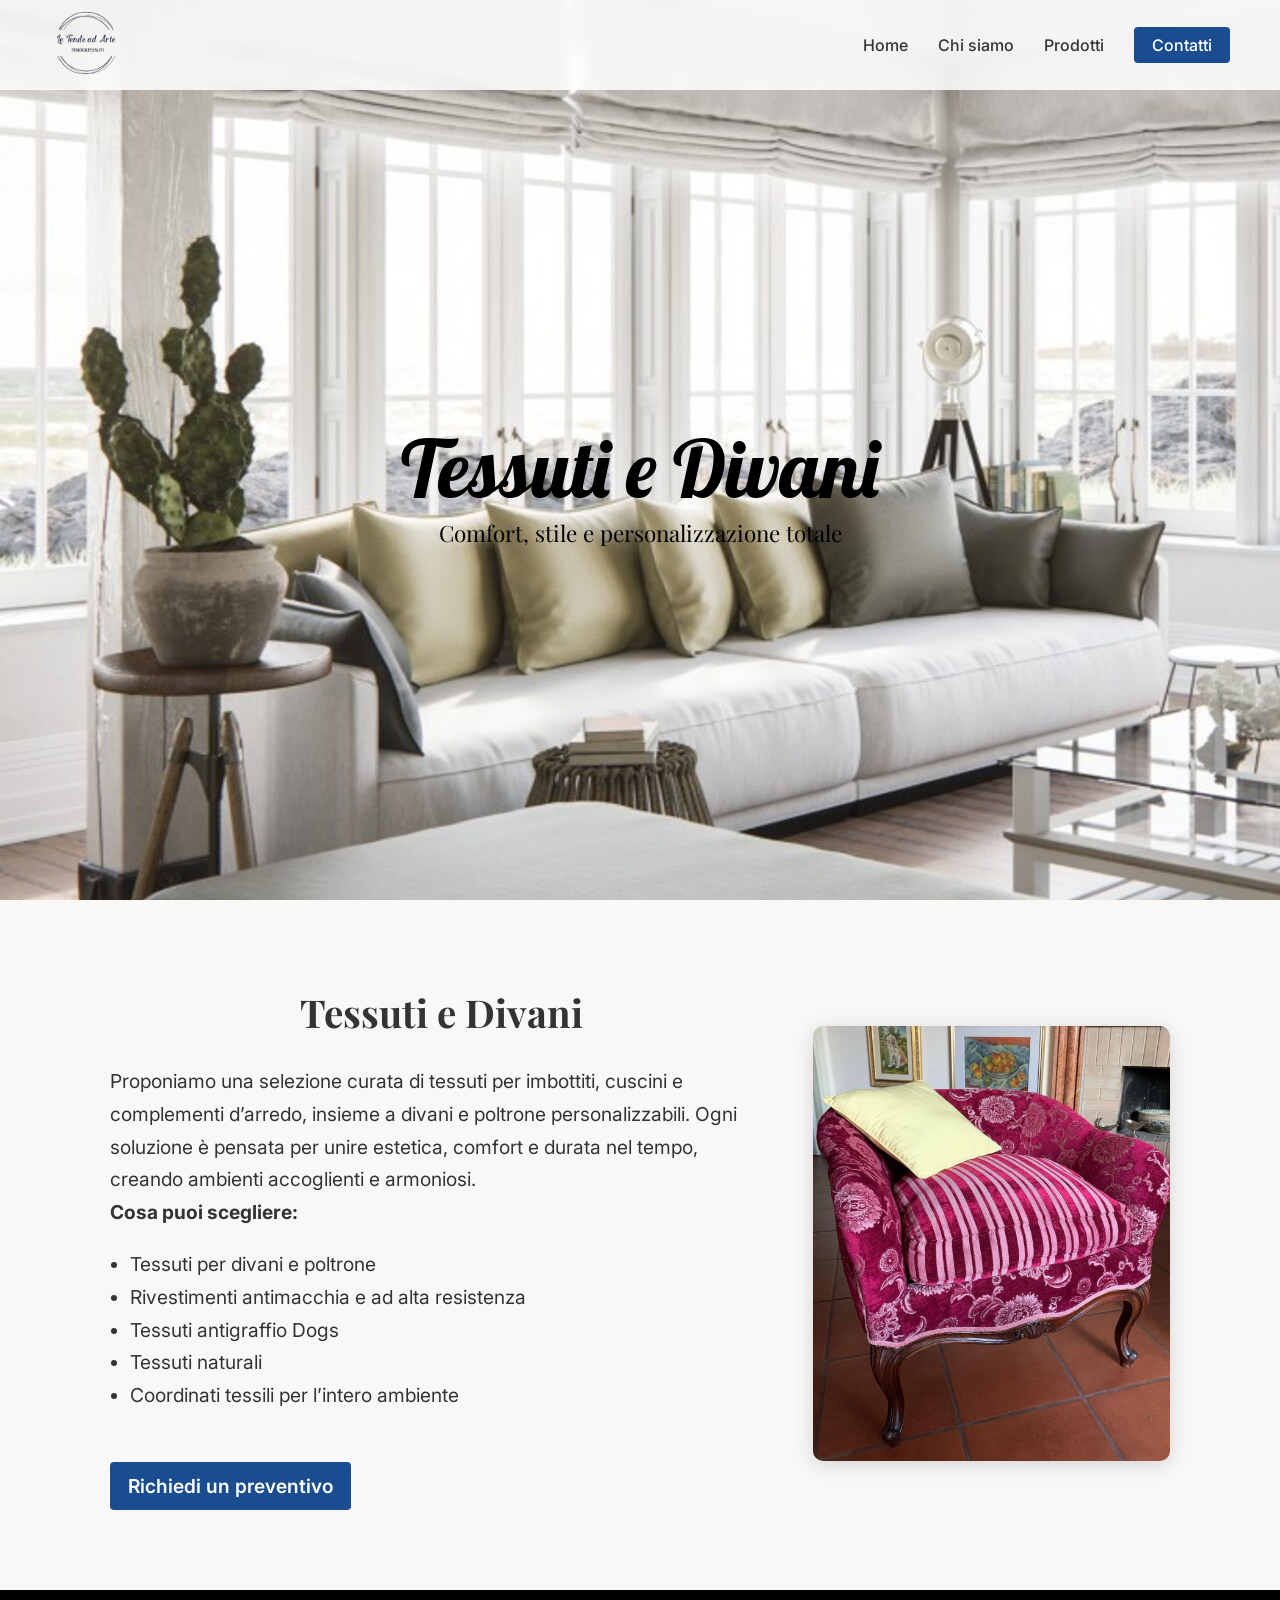
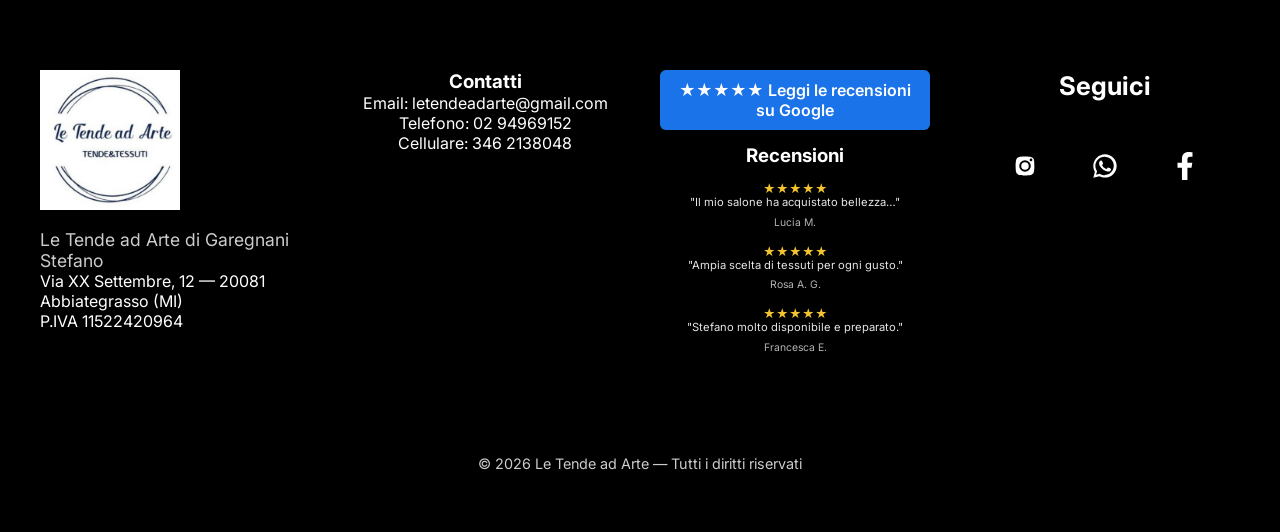
<file: prodotti/tessuti-divani.html>
<!DOCTYPE html>
<html lang="it">
<head>
    <meta charset="UTF-8">
    <meta name="viewport" content="width=device-width, initial-scale=1.0">
    <title>Tessuti e Divani - Le Tende ad Arte</title>
    <link rel="icon" type="image/png" sizes="32x32" href="../img/favicon-32.png">
<link rel="apple-touch-icon" sizes="180x180" href="../img/favicon-180.png">

    <link rel="stylesheet" href="../style.css">
</head>
<body>

    <!-- NAVBAR -->
<nav class="navbar">
    <a href="../index.html#home">
        <img src="../img/logo.png" alt="Logo" class="nav-logo">
    </a>

    <!-- HAMBURGER -->
    <div class="hamburger" id="hamburger">
        <span></span>
        <span></span>
        <span></span>
    </div>

    <!-- MENU DESKTOP + MOBILE -->
    <ul class="nav-menu" id="nav-menu">

        <li><a href="../index.html#home">Home</a></li>

        <li><a href="../index.html#chi-siamo">Chi siamo</a></li>

        <!-- DROPDOWN DESKTOP -->
        <li class="nav-item dropdown">
            <a class="nav-link" href="../index.html#prodotti">Prodotti</a>
            <ul class="dropdown-menu">
                <li><a href="tende-interno.html">Tende da interno</a></li>
                <li><a href="tende-sole.html">Tende da sole</a></li>
                <li><a href="tende-tecniche.html">Tende tecniche</a></li>
                <li><a href="tessuti-divani.html">Tessuti per divani</a></li>
                <li><a href="zanzariere.html">Zanzariere</a></li>
            </ul>
        </li>

        <!-- DROPDOWN MOBILE -->
        <li class="mobile-dropdown">
            <button class="mobile-dropdown-toggle">Prodotti</button>
            <ul class="mobile-dropdown-menu">
                <li><a href="../index.html#prodotti">Vai alla sezione Prodotti</a></li>
                <li><a href="tende-interno.html">Tende da interno</a></li>
                <li><a href="tende-sole.html">Tende da sole</a></li>
                <li><a href="tende-tecniche.html">Tende tecniche</a></li>
                <li><a href="tessuti-divani.html">Tessuti per divani</a></li>
                <li><a href="zanzariere.html">Zanzariere</a></li>
            </ul>
        </li>

        <li><a href="../index.html#contatti" class="cta-link">Contatti</a></li>

    </ul>
</nav>

    <!-- HERO -->
    <header class="hero hero-dark-text" style="background-image: url('../img/prodotti/tessuti-divani.jpg');">
        <div>
            <h1 class="titolo-brand">Tessuti e Divani</h1>
            <p class="sottotitolo-brand">Comfort, stile e personalizzazione totale</p>
        </div>
    </header>

    <!-- SEZIONE PRODOTTO -->
    <section class="prodotto-dettaglio">
        <div class="prodotto-container">

            <div class="prodotto-testo">
                <h2>Tessuti e Divani</h2>

                <p>
                    Proponiamo una selezione curata di tessuti per imbottiti, cuscini e complementi d’arredo,
                    insieme a divani e poltrone personalizzabili. Ogni soluzione è pensata per unire
                    estetica, comfort e durata nel tempo, creando ambienti accoglienti e armoniosi.
                </p>

                <p><strong>Cosa puoi scegliere:</strong></p>
                <ul>
                    <li>Tessuti per divani e poltrone</li>
                    <li>Rivestimenti antimacchia e ad alta resistenza</li>
                    <li>Tessuti antigraffio Dogs</li>
                    <li>Tessuti naturali</li>
                    <li>Coordinati tessili per l’intero ambiente</li>
                </ul>

                <a href="../index.html#preventivo" class="btn-scopri">Richiedi un preventivo</a>
            </div>

            <div class="prodotto-foto">
                <img src="../img/prodotti/divani.JPEG" alt="Tessuti e Divani">
            </div>

        </div>
    </section>

    <!-- BARRA NERA -->
   <section id="contatti" class="contatti">
<div class="contatti-container">

    <!-- COLONNA SINISTRA -->
    <div class="contatti-left">
        <img src="../img/logo-c.png" alt="Logo" class="contatti-logo">
        <p class="ragione-sociale">Le Tende ad Arte di Garegnani Stefano</p>
        <p>Via XX Settembre, 12 — 20081 Abbiategrasso (MI)</p>
        <p>P.IVA 11522420964</p>
    </div>

    <!-- COLONNA CONTATTI -->
    <div class="contatti-center">
        <h3>Contatti</h3>
        <p>Email: <a href="mailto:letendeadarte@gmail.com">letendeadarte@gmail.com</a></p>
        <p>Telefono: <a href="tel:+390294969152">02 94969152</a></p>
        <p>Cellulare: <a href="tel:+393462138048">346 2138048</a></p>

        <div class="footer-map">
            <iframe 
                src="https://www.google.com/maps/embed?pb=!1m18!1m12!1m3!1d2793.381948598712!2d8.919650!3d45.398350!2m3!1f0!2f0!3f0!3m2!1i1024!2i768!4f13.1!3m3!1m2!1s0x4786e1c9b0e0b0c7%3A0x7b6c1f0e0e0e0e0e!2sVia%20XX%20Settembre%2C%2012%2C%2020081%20Abbiategrasso%20MI!5e0!3m2!1sit!2sit!4v0000000000000"
                width="100%" 
                height="140" 
                style="border:0;" 
                allowfullscreen="" 
                loading="lazy">
            </iframe>
        </div>
    </div>

    <!-- COLONNA RECENSIONI -->
    <div class="contatti-reviews">

        <!-- TASTO GOOGLE -->
        <div class="google-reviews-btn">
            <a href="https://www.google.com/search?sa=X&sca_esv=6e72ffa629272dce&sxsrf=ANbL-n6zLW6PKfLHyeJ4b6BUkj38yCCU3A:1773485457716&q=Le+Tende+ad+Arte+Recensioni&rflfq=1&num=20&stick=H4sIAAAAAAAAAONgkxI2MjGyMDYzMDQ2NrQ0tTAxMjMz2MDI-IpR2idVISQ1LyVVITFFwbGoJFUhKDU5Na84Mz8vcxErPlkALM2RblYAAAA&rldimm=2428360133195842660&tbm=lcl&hl=it-IT&ved=2ahUKEwinwuKVnJ-TAxXoRf4FHY_nCKcQ9fQKegQIVxAG&biw=1707&bih=898&dpr=1.5#lkt=LocalPoiReviews" target="_blank">
                ★★★★★ Leggi le recensioni su Google
            </a>
        </div>

        <h3>Recensioni</h3>

        <div class="review">
            <div class="stars">★★★★★</div>
            <p>"Il mio salone ha acquistato bellezza…"</p>
            <span class="author">Lucia M.</span>
        </div>

        <div class="review">
            <div class="stars">★★★★★</div>
            <p>"Ampia scelta di tessuti per ogni gusto."</p>
            <span class="author">Rosa A. G.</span>
        </div>

        <div class="review">
            <div class="stars">★★★★★</div>
            <p>"Stefano molto disponibile e preparato."</p>
            <span class="author">Francesca E.</span>
        </div>
    </div>

    <!-- COLONNA DESTRA (SOCIAL) -->
    <div class="contatti-right">
        <h3>Seguici</h3>

        <div class="social-card">

             <!-- INSTAGRAM -->
                    <a class="social-link instagram" href="https://www.instagram.com/letendeadarte/" target="_blank" aria-label="Instagram">
                        <svg xmlns="http://www.w3.org/2000/svg" viewBox="0 0 448 512" fill="currentColor">
                             <path d="M224 202.66A53.34 53.34 0 1 0 277.34 256 53.38 53.38 0 0 0 224 202.66Zm124.71-41a54.34 54.34 0 0 0-30.62-30.62C296.77 122.66 224 122.66 224 122.66s-72.77 0-93.09 9.38a54.34 54.34 0 0 0-30.62 30.62C90.66 182.77 90.66 256 90.66 256s0 73.23 9.63 93.34a54.34 54.34 0 0 0 30.62 30.62C151.23 389.34 224 389.34 224 389.34s72.77 0 93.09-9.38a54.34 54.34 0 0 0 30.62-30.62C357.34 329.23 357.34 256 357.34 256s0-73.23-8.63-94.34ZM224 338a82 82 0 1 1 82-82 82 82 0 0 1-82 82Zm85.34-148.66a19.2 19.2 0 1 1 19.2-19.2 19.2 19.2 0 0 1-19.2 19.2Z"/>
                        </svg>

                    </a>

            <!-- WHATSAPP -->
            <a class="social-link whatsapp" href="https://wa.me/message/KPZQUWL32VDEO1" target="_blank" aria-label="WhatsApp">
                <svg viewBox="0 0 32 32" fill="currentColor" xmlns="http://www.w3.org/2000/svg">
                    <path d="M16.001 2.667c-7.364 0-13.334 5.97-13.334 
                    13.333 0 2.353.614 4.646 1.782 6.667L2.667 
                    29.333l6.889-1.729c1.938 1.06 4.13 1.626 
                    6.445 1.626h.001c7.364 0 13.333-5.97 
                    13.333-13.333 0-3.556-1.386-6.899-3.907-9.42-2.521-2.521-5.864-3.907-9.427-3.907zm0 
                    24c-2.021 0-3.979-.542-5.688-1.573l-.406-.241-4.083 
                    1.024 1.091-3.974-.265-.409c-1.091-1.682-1.666-3.625-1.666-5.659 
                    0-5.802 4.729-10.533 10.533-10.533 2.815 0 5.463 
                    1.096 7.457 3.083 1.99 1.99 3.083 4.641 3.083 
                    7.457 0 5.802-4.729 10.533-10.533 10.533zm6.146-7.854c-.333-.167-1.979-.979-2.286-1.091-.307-.114-.531-.167-.755.167-.224.333-.867 
                    1.091-1.063 1.317-.197.224-.39.25-.724.083-.333-.167-1.406-.518-2.677-1.651-.989-.883-1.657-1.973-1.853-2.307-.197-.333-.021-.513.146-.679.151-.151.333-.39.5-.583.167-.195.224-.333.333-.557.11-.224.055-.417-.028-.583-.083-.167-.755-1.823-1.036-2.495-.273-.656-.552-.568-.755-.568-.197 
                    0-.417-.028-.641-.028-.224 0-.583.083-.889.417-.307.333-1.167 
                    1.14-1.167 2.776 0 1.636 1.194 3.214 1.361 
                    3.438.167.224 2.351 3.59 5.698 5.042.797.344 1.417.55 
                    1.901.703.797.254 1.521.218 2.094.132.64-.095 
                    1.979-.808 2.259-1.588.281-.78.281-1.448.197-1.588-.083-.14-.307-.224-.64-.39z"/>
                </svg>
            </a>

            <!-- FACEBOOK -->
            <a class="social-link facebook" href="https://www.facebook.com/tendeadarte/?locale=it_IT" target="_blank" aria-label="Facebook">
                <svg viewBox="0 0 320 512" fill="currentColor" xmlns="http://www.w3.org/2000/svg">
                    <path d="M279.14 288l14.22-92.66h-88.91v-60.13c0-25.35 
                    12.42-50.06 52.24-50.06h40.42V6.26S260.43 0 
                    225.36 0c-73.22 0-121.08 44.38-121.08 
                    124.72v70.62H22.89V288h81.39v224h100.17V288z"/>
                </svg>
            </a>

        </div>
    </div>

</div>

<div class="copyright">
    © 2026 Le Tende ad Arte — Tutti i diritti riservati
</div>

<button id="backToTop" class="back-to-top">↑</button>

    <!-- SCRIPT HAMBURGER -->
    <script>
        const hamburger = document.getElementById("hamburger");
        const menu = document.getElementById("nav-menu");

        hamburger.addEventListener("click", () => {
            hamburger.classList.toggle("active");
            menu.classList.toggle("open");
        });
    </script>

    <script>

  const backToTop = document.getElementById("backToTop");

  window.addEventListener("scroll", () => {
    if (window.scrollY > 300) {
      backToTop.classList.add("show");
    } else {
      backToTop.classList.remove("show");
    }
  });

    // Apertura/chiusura dropdown mobile
    document.querySelectorAll('.mobile-dropdown-toggle').forEach(btn => {
        btn.addEventListener('click', () => {
            btn.classList.toggle('active');
        });
    });


  backToTop.addEventListener("click", () => {
    window.scrollTo({
      top: 0,
      behavior: "smooth"
    });
  });
</script>

</body>
</html>
</file>
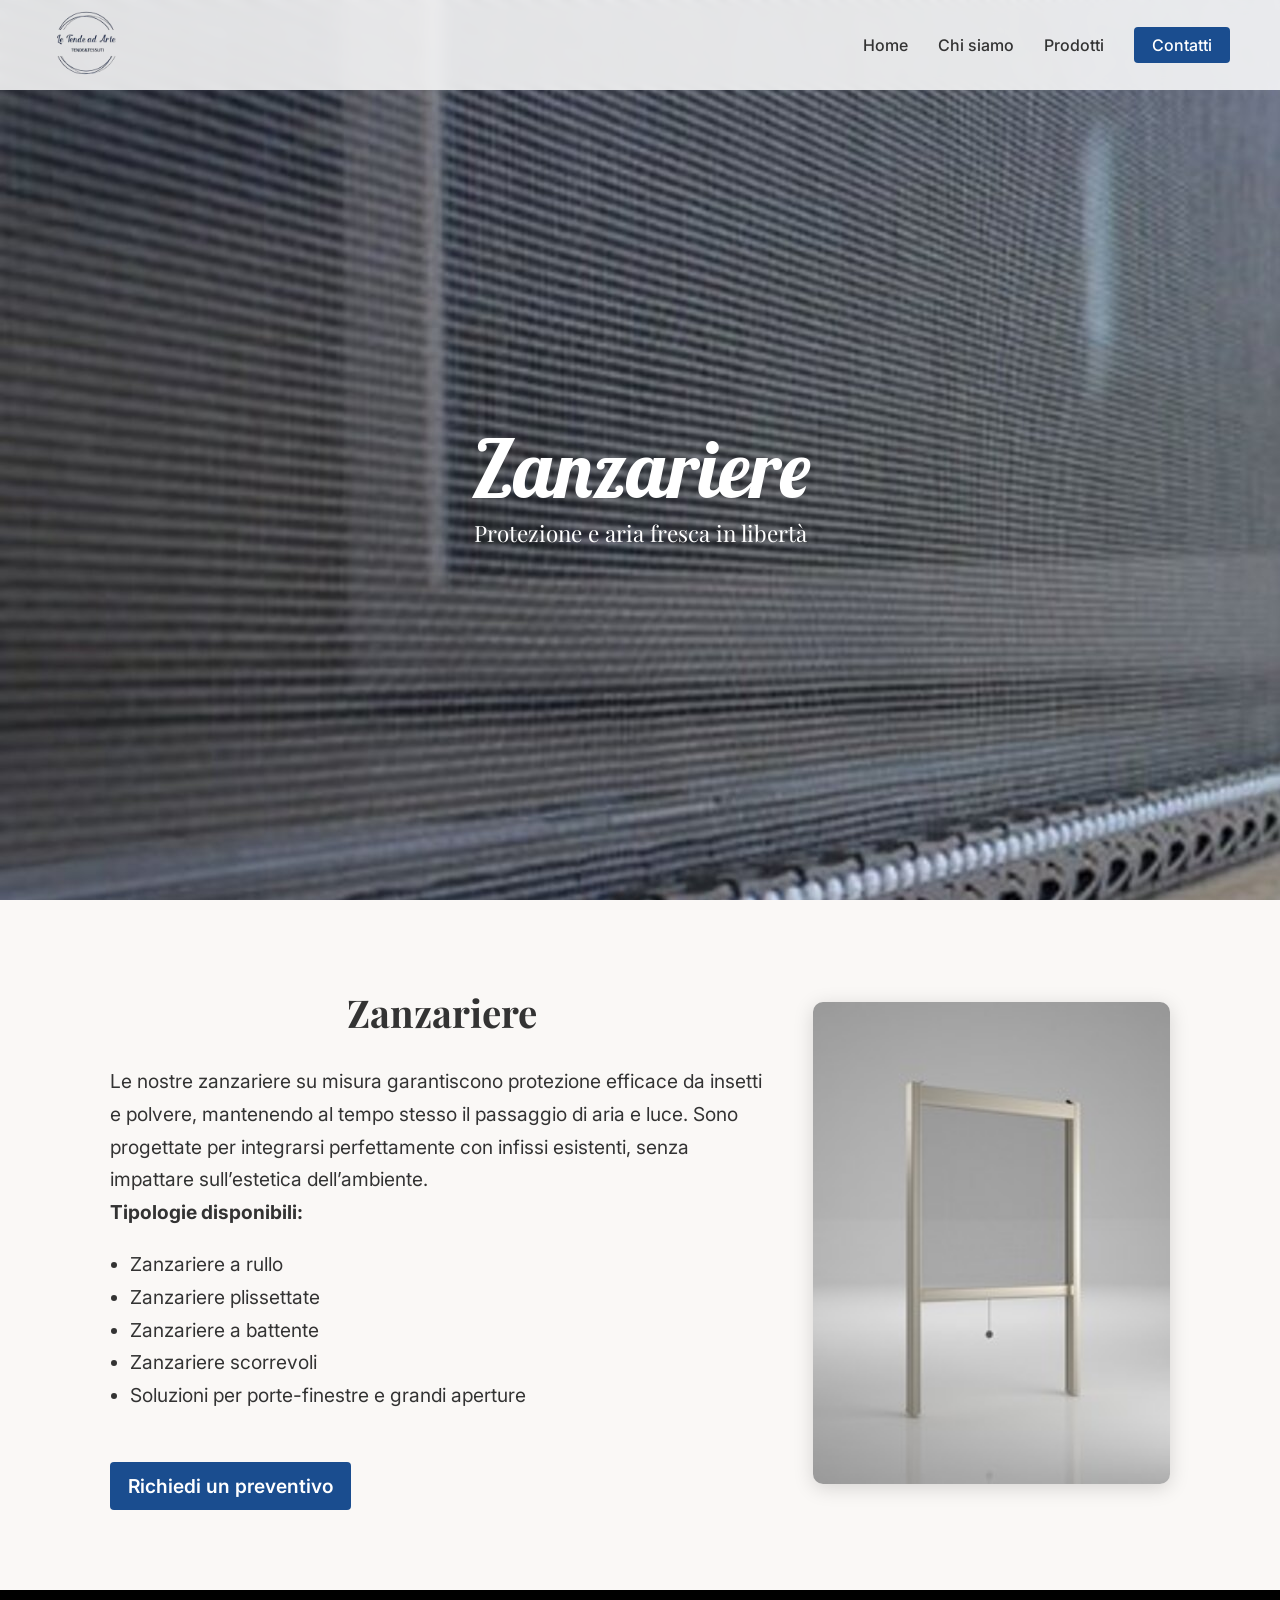
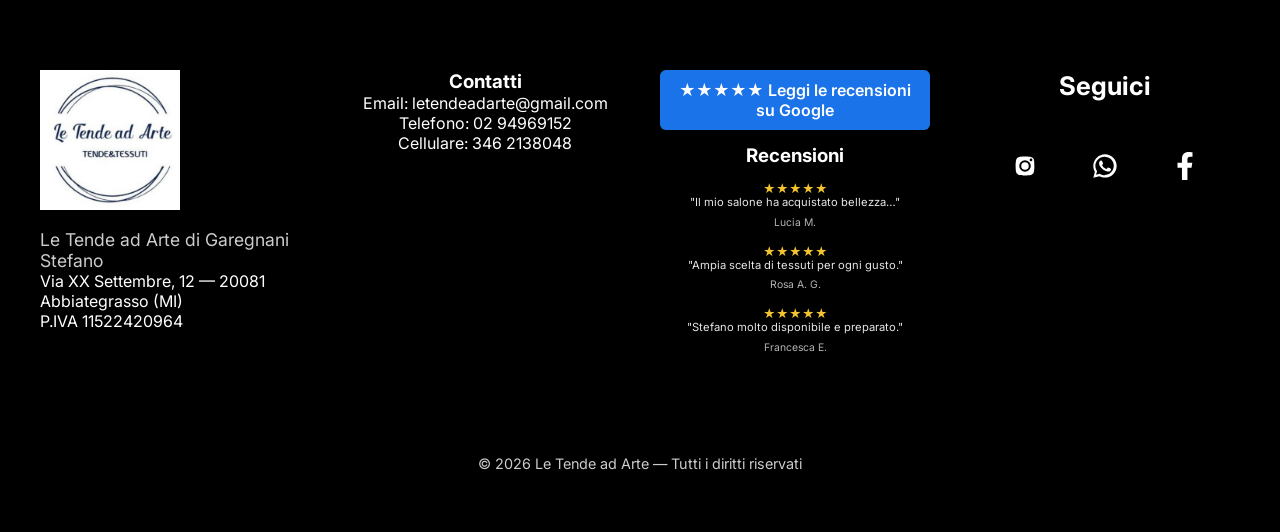
<file: prodotti/zanzariere.html>
<!DOCTYPE html>
<html lang="it">
<head>
    <meta charset="UTF-8">
    <meta name="viewport" content="width=device-width, initial-scale=1.0">
    <title>Zanzariere - Le Tende ad Arte</title>
<link rel="icon" type="image/png" sizes="32x32" href="../img/favicon-32.png">
<link rel="apple-touch-icon" sizes="180x180" href="../img/favicon-180.png">

    <link rel="stylesheet" href="../style.css">
</head>
<body>

    <!-- NAVBAR -->
<nav class="navbar">
    <a href="../index.html#home">
        <img src="../img/logo.png" alt="Logo" class="nav-logo">
    </a>

    <!-- HAMBURGER -->
    <div class="hamburger" id="hamburger">
        <span></span>
        <span></span>
        <span></span>
    </div>

    <!-- MENU DESKTOP + MOBILE -->
    <ul class="nav-menu" id="nav-menu">

        <li><a href="../index.html#home">Home</a></li>

        <li><a href="../index.html#chi-siamo">Chi siamo</a></li>

        <!-- DROPDOWN DESKTOP -->
        <li class="nav-item dropdown">
            <a class="nav-link" href="../index.html#prodotti">Prodotti</a>
            <ul class="dropdown-menu">
                <li><a href="tende-interno.html">Tende da interno</a></li>
                <li><a href="tende-sole.html">Tende da sole</a></li>
                <li><a href="tende-tecniche.html">Tende tecniche</a></li>
                <li><a href="tessuti-divani.html">Tessuti per divani</a></li>
                <li><a href="zanzariere.html">Zanzariere</a></li>
            </ul>
        </li>

        <!-- DROPDOWN MOBILE -->
        <li class="mobile-dropdown">
            <button class="mobile-dropdown-toggle">Prodotti</button>
            <ul class="mobile-dropdown-menu">
                <li><a href="../index.html#prodotti">Vai alla sezione Prodotti</a></li>
                <li><a href="tende-interno.html">Tende da interno</a></li>
                <li><a href="tende-sole.html">Tende da sole</a></li>
                <li><a href="tende-tecniche.html">Tende tecniche</a></li>
                <li><a href="tessuti-divani.html">Tessuti per divani</a></li>
                <li><a href="zanzariere.html">Zanzariere</a></li>
            </ul>
        </li>

        <li><a href="../index.html#contatti" class="cta-link">Contatti</a></li>

    </ul>
</nav>


    <!-- HERO -->
    <header class="hero" style="background-image: url('../img/prodotti/zanzariere-hero.jpg');">
        <div>
            <h1 class="titolo-brand">Zanzariere</h1>
            <p class="sottotitolo-brand">Protezione e aria fresca in libertà</p>
        </div>
    </header>

    <!-- SEZIONE PRODOTTO -->
    <section class="prodotto-dettaglio">
        <div class="prodotto-container">

            <div class="prodotto-testo">
                <h2>Zanzariere</h2>

                <p>
                    Le nostre zanzariere su misura garantiscono protezione efficace da insetti e polvere,
                    mantenendo al tempo stesso il passaggio di aria e luce. Sono progettate per integrarsi
                    perfettamente con infissi esistenti, senza impattare sull’estetica dell’ambiente.
                </p>

                <p><strong>Tipologie disponibili:</strong></p>
                <ul>
                    <li>Zanzariere a rullo</li>
                    <li>Zanzariere plissettate</li>
                    <li>Zanzariere a battente</li>
                    <li>Zanzariere scorrevoli</li>
                    <li>Soluzioni per porte-finestre e grandi aperture</li>
                </ul>

                <a href="../index.html#preventivo" class="btn-scopri">Richiedi un preventivo</a>
            </div>

            <div class="prodotto-foto">
                <img src="../img/prodotti/zanzariere-prodotti.jpg" alt="Zanzariere">
            </div>

        </div>
    </section>

    <!-- BARRA NERA -->
  <section id="contatti" class="contatti">
<div class="contatti-container">

    <!-- COLONNA SINISTRA -->
    <div class="contatti-left">
        <img src="../img/logo-c.png" alt="Logo" class="contatti-logo">
        <p class="ragione-sociale">Le Tende ad Arte di Garegnani Stefano</p>
        <p>Via XX Settembre, 12 — 20081 Abbiategrasso (MI)</p>
        <p>P.IVA 11522420964</p>
    </div>

    <!-- COLONNA CONTATTI -->
    <div class="contatti-center">
        <h3>Contatti</h3>
        <p>Email: <a href="mailto:letendeadarte@gmail.com">letendeadarte@gmail.com</a></p>
        <p>Telefono: <a href="tel:+390294969152">02 94969152</a></p>
        <p>Cellulare: <a href="tel:+393462138048">346 2138048</a></p>

        <div class="footer-map">
            <iframe 
                src="https://www.google.com/maps/embed?pb=!1m18!1m12!1m3!1d2793.381948598712!2d8.919650!3d45.398350!2m3!1f0!2f0!3f0!3m2!1i1024!2i768!4f13.1!3m3!1m2!1s0x4786e1c9b0e0b0c7%3A0x7b6c1f0e0e0e0e0e!2sVia%20XX%20Settembre%2C%2012%2C%2020081%20Abbiategrasso%20MI!5e0!3m2!1sit!2sit!4v0000000000000"
                width="100%" 
                height="140" 
                style="border:0;" 
                allowfullscreen="" 
                loading="lazy">
            </iframe>
        </div>
    </div>

    <!-- COLONNA RECENSIONI -->
    <div class="contatti-reviews">

        <!-- TASTO GOOGLE -->
        <div class="google-reviews-btn">
            <a href="https://www.google.com/search?sa=X&sca_esv=6e72ffa629272dce&sxsrf=ANbL-n6zLW6PKfLHyeJ4b6BUkj38yCCU3A:1773485457716&q=Le+Tende+ad+Arte+Recensioni&rflfq=1&num=20&stick=H4sIAAAAAAAAAONgkxI2MjGyMDYzMDQ2NrQ0tTAxMjMz2MDI-IpR2idVISQ1LyVVITFFwbGoJFUhKDU5Na84Mz8vcxErPlkALM2RblYAAAA&rldimm=2428360133195842660&tbm=lcl&hl=it-IT&ved=2ahUKEwinwuKVnJ-TAxXoRf4FHY_nCKcQ9fQKegQIVxAG&biw=1707&bih=898&dpr=1.5#lkt=LocalPoiReviews" target="_blank">
                ★★★★★ Leggi le recensioni su Google
            </a>
        </div>

        <h3>Recensioni</h3>

        <div class="review">
            <div class="stars">★★★★★</div>
            <p>"Il mio salone ha acquistato bellezza…"</p>
            <span class="author">Lucia M.</span>
        </div>

        <div class="review">
            <div class="stars">★★★★★</div>
            <p>"Ampia scelta di tessuti per ogni gusto."</p>
            <span class="author">Rosa A. G.</span>
        </div>

        <div class="review">
            <div class="stars">★★★★★</div>
            <p>"Stefano molto disponibile e preparato."</p>
            <span class="author">Francesca E.</span>
        </div>
    </div>

    <!-- COLONNA DESTRA (SOCIAL) -->
    <div class="contatti-right">
        <h3>Seguici</h3>

        <div class="social-card">

            <!-- INSTAGRAM -->
                    <a class="social-link instagram" href="https://www.instagram.com/letendeadarte/" target="_blank" aria-label="Instagram">
                        <svg xmlns="http://www.w3.org/2000/svg" viewBox="0 0 448 512" fill="currentColor">
                             <path d="M224 202.66A53.34 53.34 0 1 0 277.34 256 53.38 53.38 0 0 0 224 202.66Zm124.71-41a54.34 54.34 0 0 0-30.62-30.62C296.77 122.66 224 122.66 224 122.66s-72.77 0-93.09 9.38a54.34 54.34 0 0 0-30.62 30.62C90.66 182.77 90.66 256 90.66 256s0 73.23 9.63 93.34a54.34 54.34 0 0 0 30.62 30.62C151.23 389.34 224 389.34 224 389.34s72.77 0 93.09-9.38a54.34 54.34 0 0 0 30.62-30.62C357.34 329.23 357.34 256 357.34 256s0-73.23-8.63-94.34ZM224 338a82 82 0 1 1 82-82 82 82 0 0 1-82 82Zm85.34-148.66a19.2 19.2 0 1 1 19.2-19.2 19.2 19.2 0 0 1-19.2 19.2Z"/>
                        </svg>

                    </a>

            <!-- WHATSAPP -->
            <a class="social-link whatsapp" href="https://wa.me/message/KPZQUWL32VDEO1" target="_blank" aria-label="WhatsApp">
                <svg viewBox="0 0 32 32" fill="currentColor" xmlns="http://www.w3.org/2000/svg">
                    <path d="M16.001 2.667c-7.364 0-13.334 5.97-13.334 
                    13.333 0 2.353.614 4.646 1.782 6.667L2.667 
                    29.333l6.889-1.729c1.938 1.06 4.13 1.626 
                    6.445 1.626h.001c7.364 0 13.333-5.97 
                    13.333-13.333 0-3.556-1.386-6.899-3.907-9.42-2.521-2.521-5.864-3.907-9.427-3.907zm0 
                    24c-2.021 0-3.979-.542-5.688-1.573l-.406-.241-4.083 
                    1.024 1.091-3.974-.265-.409c-1.091-1.682-1.666-3.625-1.666-5.659 
                    0-5.802 4.729-10.533 10.533-10.533 2.815 0 5.463 
                    1.096 7.457 3.083 1.99 1.99 3.083 4.641 3.083 
                    7.457 0 5.802-4.729 10.533-10.533 10.533zm6.146-7.854c-.333-.167-1.979-.979-2.286-1.091-.307-.114-.531-.167-.755.167-.224.333-.867 
                    1.091-1.063 1.317-.197.224-.39.25-.724.083-.333-.167-1.406-.518-2.677-1.651-.989-.883-1.657-1.973-1.853-2.307-.197-.333-.021-.513.146-.679.151-.151.333-.39.5-.583.167-.195.224-.333.333-.557.11-.224.055-.417-.028-.583-.083-.167-.755-1.823-1.036-2.495-.273-.656-.552-.568-.755-.568-.197 
                    0-.417-.028-.641-.028-.224 0-.583.083-.889.417-.307.333-1.167 
                    1.14-1.167 2.776 0 1.636 1.194 3.214 1.361 
                    3.438.167.224 2.351 3.59 5.698 5.042.797.344 1.417.55 
                    1.901.703.797.254 1.521.218 2.094.132.64-.095 
                    1.979-.808 2.259-1.588.281-.78.281-1.448.197-1.588-.083-.14-.307-.224-.64-.39z"/>
                </svg>
            </a>

            <!-- FACEBOOK -->
            <a class="social-link facebook" href="https://www.facebook.com/tendeadarte/?locale=it_IT" target="_blank" aria-label="Facebook">
                <svg viewBox="0 0 320 512" fill="currentColor" xmlns="http://www.w3.org/2000/svg">
                    <path d="M279.14 288l14.22-92.66h-88.91v-60.13c0-25.35 
                    12.42-50.06 52.24-50.06h40.42V6.26S260.43 0 
                    225.36 0c-73.22 0-121.08 44.38-121.08 
                    124.72v70.62H22.89V288h81.39v224h100.17V288z"/>
                </svg>
            </a>

        </div>
    </div>

</div>

<div class="copyright">
    © 2026 Le Tende ad Arte — Tutti i diritti riservati
</div>


<button id="backToTop" class="back-to-top">↑</button>

    <!-- SCRIPT HAMBURGER -->
    <script>
        const hamburger = document.getElementById("hamburger");
        const menu = document.getElementById("nav-menu");

        hamburger.addEventListener("click", () => {
            hamburger.classList.toggle("active");
            menu.classList.toggle("open");
        });
    </script>

    <script>

  const backToTop = document.getElementById("backToTop");

  window.addEventListener("scroll", () => {
    if (window.scrollY > 300) {
      backToTop.classList.add("show");
    } else {
      backToTop.classList.remove("show");
    }
  });
    // Apertura/chiusura dropdown mobile
    document.querySelectorAll('.mobile-dropdown-toggle').forEach(btn => {
        btn.addEventListener('click', () => {
            btn.classList.toggle('active');
        });
    });


  backToTop.addEventListener("click", () => {
    window.scrollTo({
      top: 0,
      behavior: "smooth"
    });
  });
</script>

</body>
</html>
</file>
<file: style.css>
@charset "UTF-8";
@import url("https://fonts.googleapis.com/css2?family=Inter:wght@300;400;600&family=Playfair+Display:wght@400;600&display=swap");
@import url("https://fonts.googleapis.com/css2?family=Lobster&display=swap");
* {
  margin: 0;
  padding: 0;
  box-sizing: border-box;
}

body {
  font-family: "Inter", sans-serif;
  background-color: #faf8f6;
  color: #333;
}

/* NAVBAR BASE */
.navbar {
  position: fixed;
  top: 0;
  left: 0;
  width: 100%;
  height: 90px;
  background: rgba(255, 255, 255, 0.85);
  backdrop-filter: blur(6px);
  display: flex;
  justify-content: space-between;
  align-items: center;
  padding: 0 50px;
  z-index: 1000;
  transition: height 0.35s ease, padding 0.35s ease, background 0.35s ease, box-shadow 0.35s ease, opacity 0.35s ease;
}

/* LOGO */
.nav-logo {
  height: 70px;
  width: auto;
}

/* MENU DESKTOP */
.nav-menu {
  list-style: none;
  display: flex;
  gap: 30px;
}

/* LINK BASE */
.nav-menu li a {
  text-decoration: none;
  color: #333;
  font-weight: 500;
  position: relative;
  transition: 0.3s ease;
}

/* UNDERLINE */
.nav-menu li a::after {
  content: "";
  position: absolute;
  left: 0;
  bottom: -4px;
  width: 0%;
  height: 2px;
  background-color: #1a4d8f;
  transition: width 0.3s ease;
}

.nav-menu li a:hover::after {
  width: 100%;
}

/* DROPDOWN DESKTOP */
.nav-item.dropdown {
  position: relative;
}
.nav-item.dropdown::after {
  content: "";
  position: absolute;
  left: 0;
  top: 100%;
  width: 100%;
  height: 25px;
  background: transparent;
}
.nav-item.dropdown:hover .dropdown-menu {
  opacity: 1;
  pointer-events: auto;
  transform: translateY(12px);
}
.nav-item.dropdown .dropdown-menu {
  position: absolute;
  top: 100%;
  left: 0;
  background: #ffffff;
  padding-top: 12px;
  min-width: 220px;
  border-radius: 8px;
  box-shadow: 0 6px 18px rgba(0, 0, 0, 0.12);
  z-index: 1000;
  opacity: 0;
  pointer-events: none;
  transform: translateY(0);
  transition: opacity 0.18s ease, transform 0.18s ease;
  list-style: none;
  margin: 0;
  padding-left: 0;
}
.nav-item.dropdown .dropdown-menu li a {
  display: block;
  padding: 10px 22px;
  color: #003366;
  text-decoration: none;
  white-space: nowrap;
  font-weight: 500;
}
.nav-item.dropdown .dropdown-menu li a:hover {
  background: #e6f0ff;
}

/* Nasconde la dropdown mobile su desktop */
.mobile-dropdown {
  display: none;
}

/* CTA */
.cta-link {
  background-color: #1a4d8f;
  color: white !important;
  font-weight: 600;
  padding: 8px 18px;
  border-radius: 4px;
  transition: 0.3s ease;
}

.cta-link:hover {
  background-color: #163d72;
  color: white !important;
}

/* HAMBURGER */
.hamburger {
  display: none;
  flex-direction: column;
  gap: 5px;
  cursor: pointer;
  z-index: 1100;
}
.hamburger span {
  width: 28px;
  height: 3px;
  background: black;
  border-radius: 3px;
  transition: 0.3s ease;
}
.hamburger.active span:nth-child(1) {
  transform: translateY(8px) rotate(45deg);
}
.hamburger.active span:nth-child(2) {
  opacity: 0;
}
.hamburger.active span:nth-child(3) {
  transform: translateY(-8px) rotate(-45deg);
}

/* NAVBAR SCROLLATA */
.navbar.scrolled {
  height: 70px;
  padding: 0 40px;
  background: rgba(255, 255, 255, 0.95);
  box-shadow: 0 2px 10px rgba(0, 0, 0, 0.08);
  opacity: 0.98;
}

/* RESPONSIVE TABLET */
@media (max-width: 768px) {
  .navbar {
    height: 80px;
    padding: 0 25px;
  }
  .nav-menu {
    gap: 15px;
  }
}
/* RESPONSIVE MOBILE */
@media (max-width: 480px) {
  .hamburger {
    display: flex;
  }
  /* MENU MOBILE */
  .nav-menu {
    position: absolute;
    top: 65px;
    left: 0;
    width: 100%;
    background: white;
    flex-direction: column;
    display: none;
    padding: 20px 0;
    box-shadow: 0 4px 10px rgba(0, 0, 0, 0.1);
    text-align: center;
    gap: 20px;
    z-index: 900;
  }
  .nav-menu.open {
    display: flex;
  }
  /* Mostra la dropdown mobile */
  .mobile-dropdown {
    display: block;
  }
  /* Nasconde la dropdown desktop su mobile */
  .nav-item.dropdown {
    display: none;
  }
  /* DROPDOWN MOBILE */
  .mobile-dropdown .mobile-dropdown-toggle {
    width: 100%;
    text-align: center;
    background: none;
    border: none;
    padding: 12px 0;
    font-size: 16px;
    color: #003366;
    cursor: pointer;
    font-weight: 500;
  }
  .mobile-dropdown .mobile-dropdown-menu {
    display: none;
  }
  .mobile-dropdown .mobile-dropdown-menu a {
    display: block;
    padding: 8px 0;
    color: #003366;
    text-decoration: none;
    font-weight: 500;
  }
  .mobile-dropdown .mobile-dropdown-toggle.active + .mobile-dropdown-menu {
    display: block;
  }
}
.hero {
  height: 100vh;
  padding-top: 90px;
  background: linear-gradient(to bottom, rgba(0, 0, 0, 0.3), rgba(0, 0, 0, 0.6)), url("img/hero.jpg") center/cover no-repeat;
  display: flex;
  justify-content: center;
  align-items: center;
  text-align: center;
  color: white;
}

/* TITOLO — SOLO QUESTO USA LOBSTER */
.titolo-brand {
  font-family: "Lobster", cursive;
  font-size: 5rem;
  font-weight: 400; /* Lobster non usa pesi alti */
}

/* SOTTOTITOLO — TORNA AL TUO STILE ORIGINALE */
.sottotitolo-brand {
  font-size: 1.4rem;
  margin-bottom: 25px;
  font-family: "Playfair Display", serif;
}

.btn {
  padding: 12px 28px;
  background-color: #c8a46a;
  color: white;
  text-decoration: none;
  border-radius: 4px;
  font-weight: 600;
  transition: 0.3s;
}

.btn:hover {
  background-color: #b08f57;
}

@media (max-width: 768px) {
  .hero {
    height: auto;
    padding-top: 120px;
    padding-bottom: 40px;
    background-size: contain;
    background-position: top center; /* stessa parte visibile su PC */
    background-repeat: no-repeat;
  }
  .titolo-brand {
    font-size: 3rem; /* prima era 5rem */
  }
  .sottotitolo-brand {
    font-size: 1.1rem; /* leggermente più piccolo */
    margin-bottom: 20px;
  }
}
/* SEZIONI GENERALI (tutte tranne la sezione contatti) */
section:not(.contatti) {
  padding: 80px 20px;
  max-width: 1100px;
  margin: auto;
}

/* CHI SIAMO - Testo a sinistra, foto piccola a destra */
.chi-siamo-container {
  display: flex;
  align-items: center;
  justify-content: space-between;
  gap: 40px;
  max-width: 1100px;
  margin: auto;
}

.chi-siamo-testo {
  flex: 1.3; /* più spazio al testo */
}

.chi-siamo-foto {
  flex: 0.7; /* meno spazio alla foto */
  display: flex;
  justify-content: flex-end;
}

.chi-siamo-foto img {
  width: 100%;
  max-width: 260px; /* FOTO PICCOLA */
  border-radius: 10px;
  box-shadow: 0 4px 20px rgba(0, 0, 0, 0.15);
  -o-object-fit: cover;
     object-fit: cover;
}

@media (max-width: 768px) {
  .chi-siamo-container {
    flex-direction: column;
    text-align: center;
  }
  .chi-siamo-foto {
    justify-content: center;
  }
  .chi-siamo-foto img {
    max-width: 220px;
  }
}
/* TITOLI DELLE SEZIONI */
h2 {
  font-family: "Playfair Display", serif;
  font-size: 2.2rem;
  text-align: center;
  margin-bottom: 20px;
}

/* GRID GENERALE (Prodotti + Galleria) */
.servizi-grid,
.galleria-grid {
  display: grid;
  grid-template-columns: repeat(auto-fit, minmax(250px, 1fr));
  gap: 25px;
}

/* CARD PRODOTTI CON FOTO DI SFONDO */
.servizio-bg {
  position: relative;
  height: 260px; /* stessa altezza della foto del Chi Siamo */
  border-radius: 10px;
  background-size: cover;
  background-position: center;
  overflow: hidden;
  display: flex;
  align-items: flex-end;
}

/* OVERLAY SCURO PER LEGGERE IL TESTO */
.servizio-overlay {
  width: 100%;
  padding: 20px;
  background: linear-gradient(to top, rgba(0, 0, 0, 0.55), rgba(0, 0, 0, 0));
  color: white;
  display: flex;
  flex-direction: column;
  gap: 10px;
}

/* TITOLO */
.servizio-overlay h3 {
  margin: 0;
  font-size: 1.6rem;
  font-weight: 600;
}

/* BOTTONE */
.btn-scopri {
  display: inline-block;
  padding: 8px 18px;
  background-color: #1a4d8f;
  color: white;
  border-radius: 4px;
  font-weight: 600;
  text-decoration: none;
  width: -moz-fit-content;
  width: fit-content;
  transition: 0.3s ease;
}

.btn-scopri:hover {
  background-color: #163d72;
}

.sezione-centrale {
  background: linear-gradient(to bottom, #e8f2ff, #ffffff);
  padding: 80px 20px;
}

/* TITOLI SEZIONI AGGIORNATI */
.servizi h2 {
  font-size: 4.5rem;
  font-family: "Playfair Display", serif;
  margin-bottom: 40px;
}

.chi-siamo h2 {
  font-size: 4.5rem;
  font-family: "Playfair Display", serif;
  margin-bottom: 25px;
}

.chi-siamo-testo p {
  font-size: 1.25rem;
  line-height: 1.75;
  font-weight: 300;
}

/* CARD PREVENTIVO */
.preventivo {
  max-width: 700px;
  margin: 100px auto;
  padding: 50px;
  background: #ffffff;
  border-radius: 16px;
  box-shadow: 0 8px 35px rgba(0, 0, 0, 0.12);
  animation: fadeIn 0.6s ease;
  border: 1px solid rgba(0, 0, 0, 0.05);
}

/* ANIMAZIONE ENTRATA */
@keyframes fadeIn {
  from {
    opacity: 0;
    transform: translateY(20px);
  }
  to {
    opacity: 1;
    transform: translateY(0);
  }
}
/* TITOLO */
.preventivo h2 {
  font-size: 3rem;
  text-align: center;
  margin-bottom: 35px;
  font-family: "Playfair Display", serif;
}

/* FORM */
.form-preventivo .campo {
  margin-bottom: 22px;
  display: flex;
  flex-direction: column;
}

/* LABEL */
.form-preventivo label {
  font-weight: 600;
  margin-bottom: 6px;
  font-size: 1.1rem;
}

/* INPUT E TEXTAREA */
.form-preventivo input,
.form-preventivo textarea {
  padding: 14px;
  border-radius: 8px;
  border: 1px solid #c9c9c9;
  font-size: 1.05rem;
  transition: 0.3s ease;
  background: #f8f8f8;
}

.form-preventivo input:focus,
.form-preventivo textarea:focus {
  border-color: #1a4d8f;
  background: #ffffff;
  box-shadow: 0 0 0 3px rgba(26, 77, 143, 0.15);
}

/* CONSENSO */
.consenso-wrapper {
  margin-top: 10px;
}

.consenso {
  display: flex;
  align-items: flex-start;
  gap: 10px;
  font-size: 0.95rem;
  line-height: 1.4;
}

.consenso input {
  margin-top: 3px;
}

/* LINK PRIVACY */
.consenso {
  display: flex;
  align-items: flex-start;
  gap: 8px;
  font-size: 0.95rem;
  line-height: 1.4;
  flex-wrap: wrap; /* permette il ritorno a capo quando serve */
  white-space: normal; /* permette al testo di andare a capo */
}

.consenso input {
  margin-top: 3px;
}

.link-privacy {
  color: #1a4d8f;
  font-weight: 600;
  text-decoration: underline;
  white-space: nowrap; /* il link NON si spezza */
}

.link-privacy:hover {
  color: #163d72;
}

/* SEZIONE SERVIZI (come CHI SIAMO) */
.servizi {
  padding: 80px 20px;
  max-width: 1300px;
  margin: auto;
}

.servizi-container {
  display: flex;
  align-items: flex-start;
  justify-content: space-between;
  gap: 60px;
}

/* COLONNA SINISTRA */
.servizi-left {
  flex: 1.2;
}

.servizi-left h2 {
  font-size: 4rem;
  margin-bottom: 25px;
}

.servizi-left p {
  font-size: 1.2rem;
  margin-bottom: 20px;
}

.servizi-left ul {
  list-style: none;
  padding: 0;
}

.servizi-left li {
  font-size: 1.2rem;
  margin-bottom: 10px;
  opacity: 0.9;
}

/* COLONNA DESTRA (preventivo) */
.servizi-right {
  flex: 1;
  display: flex;
  justify-content: center;
}

/* Override leggero per adattarlo alla colonna */
.servizi-right .preventivo {
  margin: 0;
  max-width: 500px;
  width: 100%;
}

/* RESPONSIVE */
@media (max-width: 900px) {
  .servizi-container {
    flex-direction: column;
    text-align: center;
  }
  .servizi-right {
    justify-content: center;
  }
}
.freccia-animata span {
  display: inline-block;
  margin-left: 6px;
  transition: transform 0.2s ease;
}

.freccia-animata:hover span {
  transform: translateX(4px);
}

/* BOTTONE INVIA */
.btn-invia {
  width: 100%;
  padding: 14px;
  font-size: 1.2rem;
  border-radius: 8px;
  background-color: #1a4d8f;
  color: white;
  border: none;
  cursor: pointer;
  transition: 0.3s ease;
  margin-top: 20px;
}

.btn-invia:hover {
  background-color: #163d72;
  transform: translateY(-2px);
}

/* SEZIONE CONTATTI — FULL WIDTH */
.contatti {
  background: #000; /* nero pieno */
  color: white;
  width: 100%;
  margin: 0;
  padding: 0; /* reset totale */
}

/* CONTENITORE INTERNO CENTRATO */
.contatti-container {
  max-width: 1400px;
  margin: auto;
  padding: 80px 40px 60px 40px; /* padding interno */
  display: flex;
  justify-content: space-between;
  align-items: flex-start;
  gap: 40px;
}

/* COPYRIGHT */
.copyright {
  text-align: center;
  padding: 40px 0 60px 0; /* padding verticale */
  font-size: 0.9rem;
  opacity: 0.8;
  background: #000; /* assicura continuità */
}

/* COLONNA SINISTRA */
.contatti-left {
  flex: 1;
}

.contatti-logo {
  width: 140px;
  margin-bottom: 15px;
}

.ragione-sociale {
  font-size: 1.1rem;
  opacity: 0.8;
}

/* COLONNA CENTRALE — FIX PER METTERE TUTTO IN COLONNA */
.contatti-center {
  flex: 1;
  text-align: center;
  display: flex;
  flex-direction: column; /* 🔥 forza la colonna verticale */
  align-items: center; /* 🔥 centra tutto */
}

/* Link nella colonna contatti: bianchi, niente underline */
.contatti-center a {
  color: white !important;
  text-decoration: none;
}

.contatti-center a:hover {
  text-decoration: underline;
}

/* MAPPA */
.footer-map {
  margin-top: 15px;
  width: 100%;
  max-width: 350px;
  border-radius: 6px;
  overflow: hidden;
  margin-left: auto;
  margin-right: auto;
}

/* COLONNA RECENSIONI */
.contatti-reviews {
  flex: 1;
  text-align: center;
  display: flex;
  flex-direction: column;
  align-items: center;
  gap: 14px;
}

/* Tasto Google dentro la colonna recensioni */
.contatti-reviews .google-reviews-btn a {
  display: inline-block;
  background-color: #1a73e8;
  color: white;
  padding: 10px 18px;
  border-radius: 6px;
  font-weight: 600;
  text-decoration: none;
  transition: 0.25s ease;
}

.contatti-reviews .google-reviews-btn a:hover {
  background-color: #1558b0;
}

/* Recensioni */
.contatti-reviews .review {
  max-width: 220px;
}

.contatti-reviews .stars {
  color: #f4c430;
  font-size: 0.75rem;
}

.contatti-reviews p {
  font-size: 0.7rem;
  margin: 0;
  line-height: 1.2;
  opacity: 0.9;
}

.contatti-reviews .author {
  font-size: 0.65rem;
  opacity: 0.7;
}

/* COLONNA DESTRA */
.contatti-right {
  flex: 1;
  text-align: right;
}

.contatti-right h3 {
  font-size: 1.6rem;
  margin-bottom: 15px;
}

.contatti-right {
  flex: 1;
  text-align: center; /* centrato */
  display: flex;
  flex-direction: column;
  align-items: center; /* centra tutto */
  gap: 20px; /* spazio tra titolo e icone */
}

/* SOCIAL ICONS (Uiverse) */
.social-card {
  display: flex;
  gap: 20px;
  height: 70px;
  justify-content: center; /* centra le icone */
}

.social-card .social-link {
  position: relative;
  display: flex;
  align-items: center;
  justify-content: center;
  width: 60px;
  height: 60px;
  border-radius: 50%;
  transition: 0.25s;
}

.social-card svg {
  width: 28px;
  height: 28px;
  color: white;
  z-index: 2;
}

.social-link svg path {
  fill: white !important;
}

/* Hover */
.social-card .instagram:hover {
  background: linear-gradient(45deg, #f09433, #e6683c, #dc2743, #cc2366, #bc1888);
  animation: bounce_613 0.4s linear;
}

.social-card .instagram svg {
  width: 36px;
  height: 36px;
}

.social-card .whatsapp:hover {
  background: #12a50b;
  animation: bounce_613 0.4s linear;
}

.social-card .facebook:hover {
  background: #1877f2;
  animation: bounce_613 0.4s linear;
}

@keyframes bounce_613 {
  40% {
    transform: scale(1.4);
  }
  60% {
    transform: scale(0.8);
  }
  80% {
    transform: scale(1.2);
  }
  100% {
    transform: scale(1);
  }
}
/* RESPONSIVE */
@media (max-width: 768px) {
  .contatti-container {
    flex-direction: column;
    text-align: center;
    align-items: center; /* CENTRA TUTTO */
  }
  .contatti-left,
  .contatti-center,
  .contatti-right {
    width: 100%;
    text-align: center; /* centra il contenuto */
  }
  .social-card {
    justify-content: center; /* centra le icone */
  }
}
html {
  scroll-behavior: smooth;
}

.back-to-top {
  position: fixed;
  bottom: 20px;
  right: 20px;
  width: 45px;
  height: 45px;
  border-radius: 50%;
  background-color: #0a3d62;
  color: white;
  border: none;
  font-size: 22px;
  cursor: pointer;
  display: none;
  align-items: center;
  justify-content: center;
  box-shadow: 0 4px 10px rgba(0, 0, 0, 0.2);
  transition: opacity 0.3s ease;
  z-index: 999;
}

.back-to-top.show {
  display: flex;
  opacity: 1;
}

/* PAGINE PRODOTTO — STRUTTURA GENERALE */
.prodotto-dettaglio {
  padding: 80px 20px;
  max-width: 1100px;
  margin: auto;
}

.prodotto-container {
  display: flex;
  align-items: center;
  justify-content: space-between;
  gap: 40px;
}

.prodotto-testo {
  flex: 1.3;
  font-size: 1.2rem;
  line-height: 1.7;
}

.prodotto-testo h2 {
  font-family: "Playfair Display", serif;
  font-size: 2.4rem;
  margin-bottom: 20px;
}

.prodotto-testo ul {
  margin: 20px 0;
  padding-left: 20px;
}

.prodotto-testo .btn-scopri {
  margin-top: 30px;
  display: inline-block;
}

.prodotto-foto {
  flex: 0.7;
  height: auto; /* sicurezza */
}

.prodotto-foto img {
  width: 100%;
  height: auto; /* evita schiacciamenti */
  border-radius: 10px;
  box-shadow: 0 4px 20px rgba(0, 0, 0, 0.15);
  -o-object-fit: cover;
     object-fit: cover; /* mantiene proporzioni */
}

/* RESPONSIVE */
@media (max-width: 768px) {
  .prodotto-container {
    flex-direction: column;
    text-align: center;
  }
  .prodotto-foto img {
    width: 100%;
    height: auto;
    -o-object-fit: cover;
       object-fit: cover;
    max-width: 100%; /* niente limiti che schiacciano */
  }
}
/* HERO DARK TEXT FIX */
.hero-dark-text .titolo-brand,
.hero-dark-text .sottotitolo-brand {
  color: #000 !important;
  text-shadow: none !important;
}
</file>
